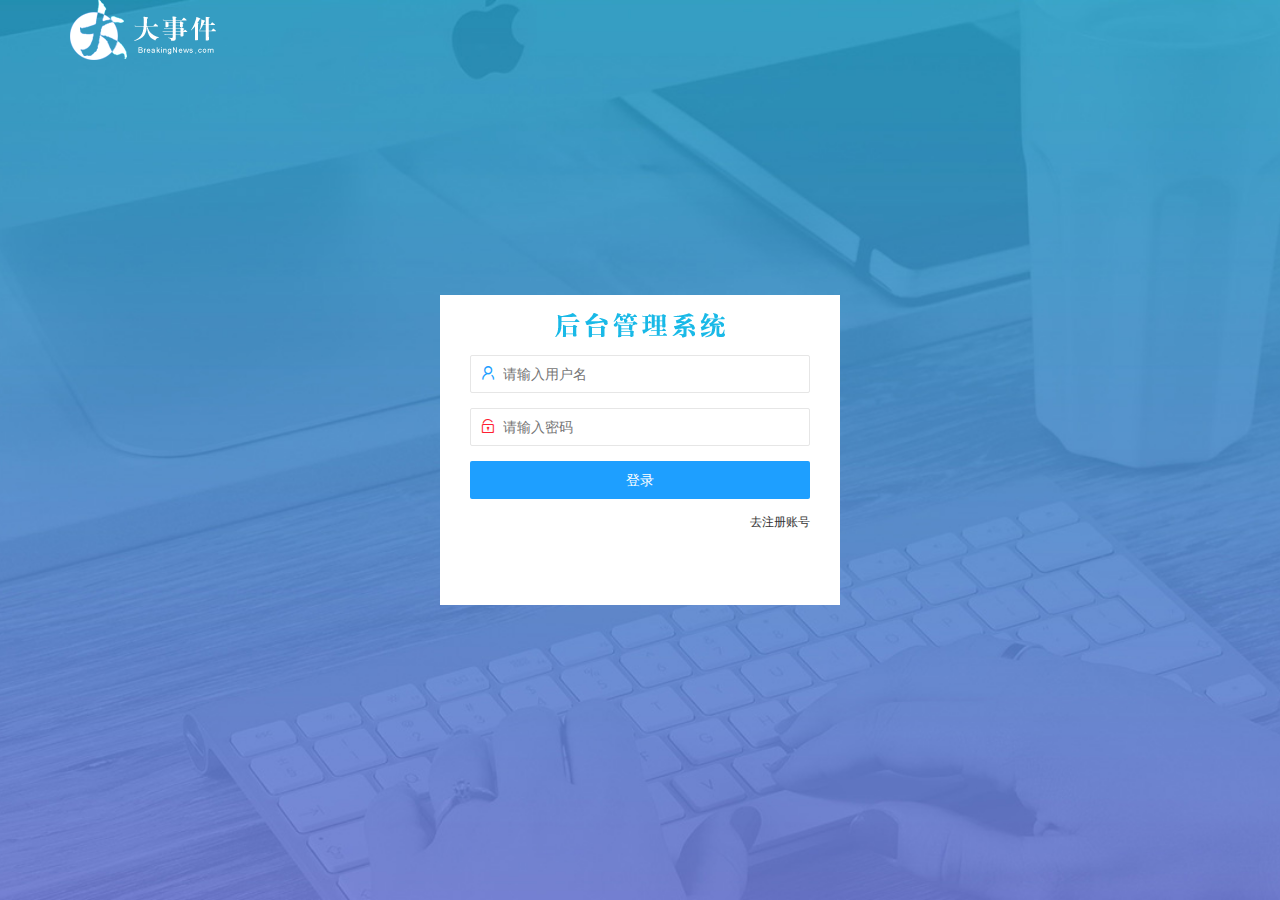
<file: login.html>
<!DOCTYPE html>
<html lang="en">
<head>
    <meta charset="UTF-8">
    <meta name="viewport" content="width=device-width, initial-scale=1.0">
    <title>大事件-登录/注册</title>
    <link rel="stylesheet" href="/assets/lib/layui/css/layui.css">
    <link rel="stylesheet" href="/assets/css/login.css" />
</head>
<body>
    <div class="layui-main">
        <img src="/assets/images/logo.png" alt="">
    </div>
    <!-- 登录注册区域 -->
    <div class="loginAndRegBox">
        <div class="title-box"></div>
        <!-- 登录的盒子 -->
        <div class="login-box">
            <!-- 登录的表单 -->
            <form class="layui-form" id="form_login">
                <!-- 用户名 -->
                <div class="layui-form-item">
                  <i class="layui-icon layui-icon-username"     style="color: #1E9FFF;"></i>
                  <input type="text" name="username" required   lay-verify="required" placeholder="请输入用户名"  autocomplete="off" class="layui-input" />
                </div>
                <!-- 密码 -->
                <div class="layui-form-item">
                  <i class="layui-icon layui-icon-password"     style="color: #ff1e31;"></i>
                  <input type="password" name="password" required   lay-verify="required|pwd" placeholder="请输入密码"    autocomplete="off" class="layui-input" />
                </div>
                <!-- 登录按钮 -->
                <div class="layui-form-item">
                  <!-- 注意：表单提交按钮和普通按钮的区别，就是     lay-submit 属性 -->
                  <button class="layui-btn layui-btn-fluid  layui-btn-normal" lay-submit>登录</button>
                </div>
                <div class="layui-form-item links">
                    <a href="javascript:;" id="link_reg">去注册账号</a>
                </div> 
            </form>
        </div>
        <!-- 注册的盒子 -->
        <div class="reg-box">
            <!-- 注册的表单 -->
            <form class="layui-form" id="form_reg">
                <!-- 用户名 -->
                <div class="layui-form-item">
                  <i class="layui-icon layui-icon-username" style="color: #1E9FFF;"></i>
                  <input type="text" name="username" required lay-verify="required" placeholder="请输入用户名" autocomplete="off" class="layui-input" />
                </div>
                <!-- 密码 -->
                <div class="layui-form-item">
                  <i class="layui-icon layui-icon-password" style="color: #ff1e31;"></i>
                  <input type="password" name="password" required lay-verify="required|pwd" placeholder="请输入密码" autocomplete="off" class="layui-input" />
                </div>
                <!-- 密码确认框 -->
                <div class="layui-form-item">
                    <i class="layui-icon layui-icon-password" style="color: #ff1e31;"></i>
                    <input type="password" name="repassword" required lay-verify="required|pwd|repwd" placeholder="请输入密码" autocomplete="off" class="layui-input" />
                </div>
                <!-- 注册按钮 -->
                <div class="layui-form-item">
                  <!-- 注意：表单提交按钮和普通按钮的区别，就是 lay-submit 属性 -->
                  <button class="layui-btn layui-btn-fluid layui-btn-normal" lay-submit>注册</button>
                </div>
                <div class="layui-form-item links">
                    <a href="javascript:;" id="link_login">去登录</a>
                </div>
            </form> 
        </div>
    </div>

    <!-- 引入layui的js文件 -->
    <script src="/assets/lib/layui/layui.all.js"></script>
    <!-- 导入jquery -->
    <script src="/assets/lib/jquery.js"></script>
    <!-- 导入自己的baseAPI.js -->
    <script src="/assets/js/baseAPI.js"></script>
    <!-- 导入自己的js文件 -->
    <script src="/assets/js/login.js"></script>
</body>
</html>
</file>
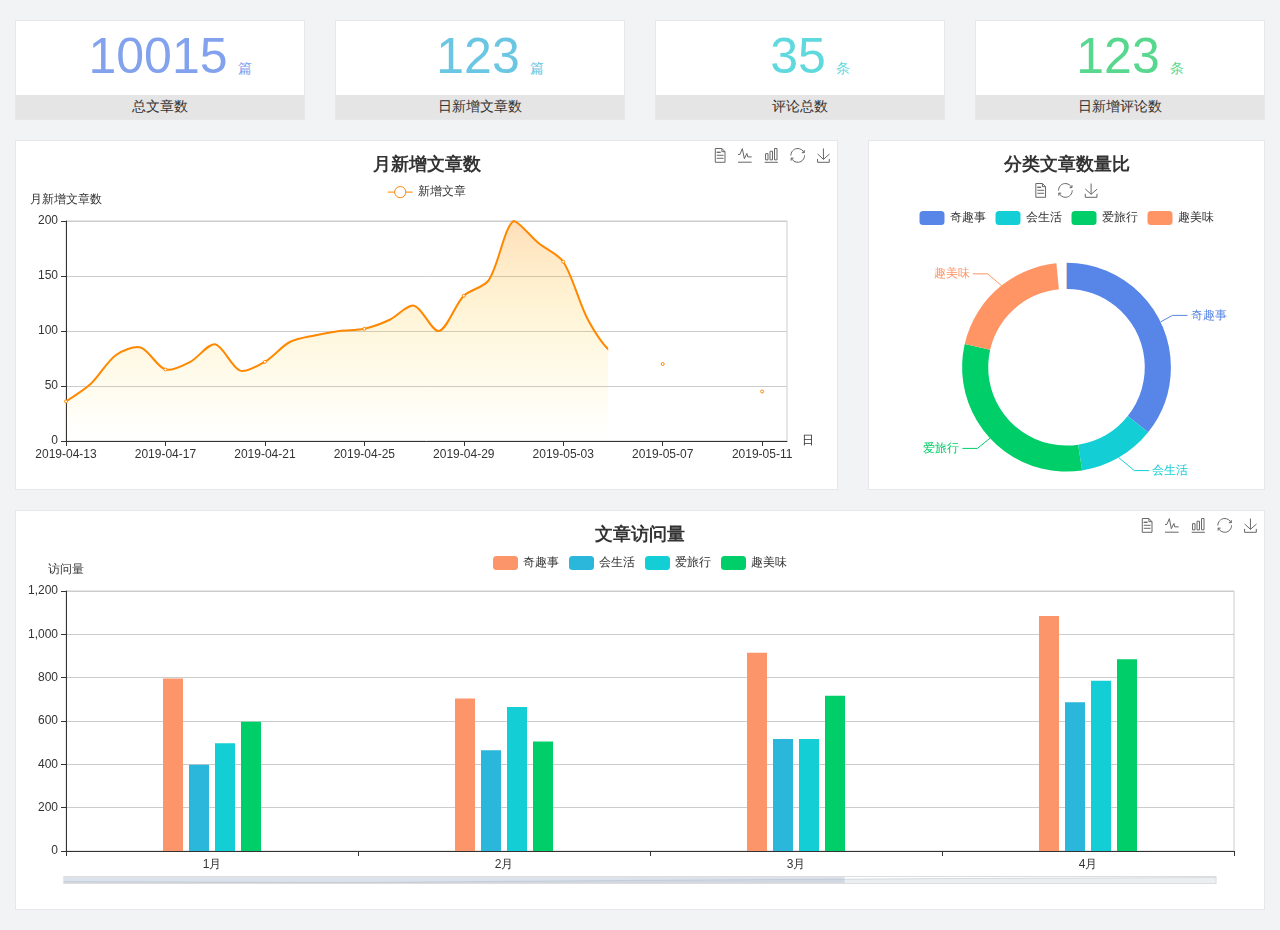
<file: home/dashboard.html>
<!DOCTYPE html>
<html lang="en">

<head>
  <meta charset="UTF-8">
  <meta name="viewport" content="width=device-width, initial-scale=1.0">
  <meta http-equiv="X-UA-Compatible" content="ie=edge">
  <title>图表统计</title>
  <link rel="stylesheet" href="../../assets/lib/bootstrap.css" />
  <link rel="stylesheet" href="../../assets/lib/main.css" />
  <script src="../../assets/lib/jquery.js"></script>
  <script type="text/javascript" src="../../assets/lib/echarts.min.js"></script>
</head>

<body>
  <div class="container-fluid">
    <div class="row spannel_list">
      <div class="col-sm-3 col-xs-6">
        <div class="spannel">
          <em>10015</em><span>篇</span>
          <b>总文章数</b>
        </div>
      </div>
      <div class="col-sm-3 col-xs-6">
        <div class="spannel scolor01">
          <em>123</em><span>篇</span>
          <b>日新增文章数</b>
        </div>
      </div>
      <div class="col-sm-3 col-xs-6">
        <div class="spannel scolor02">
          <em>35</em><span>条</span>
          <b>评论总数</b>
        </div>
      </div>
      <div class="col-sm-3 col-xs-6">
        <div class="spannel scolor03">
          <em>123</em><span>条</span>
          <b>日新增评论数</b>
        </div>
      </div>
    </div>
  </div>

  <div class="container-fluid">
    <div class="row curve-pie">
      <div class="col-lg-8 col-md-8">
        <div class="gragh_pannel" id="curve_show"></div>
      </div>
      <div class="col-lg-4 col-md-4">
        <div class="gragh_pannel" id="pie_show"></div>
      </div>
    </div>
  </div>

  <div class="container-fluid">
    <div class="column_pannel" id="column_show"></div>
  </div>

  <script>
    var oChart = echarts.init(document.getElementById('curve_show'));
    var aList_all = [
      { 'count': 36, 'date': '2019-04-13' },
      { 'count': 52, 'date': '2019-04-14' },
      { 'count': 78, 'date': '2019-04-15' },
      { 'count': 85, 'date': '2019-04-16' },
      { 'count': 65, 'date': '2019-04-17' },
      { 'count': 72, 'date': '2019-04-18' },
      { 'count': 88, 'date': '2019-04-19' },
      { 'count': 64, 'date': '2019-04-20' },
      { 'count': 72, 'date': '2019-04-21' },
      { 'count': 90, 'date': '2019-04-22' },
      { 'count': 96, 'date': '2019-04-23' },
      { 'count': 100, 'date': '2019-04-24' },
      { 'count': 102, 'date': '2019-04-25' },
      { 'count': 110, 'date': '2019-04-26' },
      { 'count': 123, 'date': '2019-04-27' },
      { 'count': 100, 'date': '2019-04-28' },
      { 'count': 132, 'date': '2019-04-29' },
      { 'count': 146, 'date': '2019-04-30' },
      { 'count': 200, 'date': '2019-05-01' },
      { 'count': 180, 'date': '2019-05-02' },
      { 'count': 163, 'date': '2019-05-03' },
      { 'count': 110, 'date': '2019-05-04' },
      { 'count': 80, 'date': '2019-05-05' },
      { 'count': 82, 'date': '2019-05-06' },
      { 'count': 70, 'date': '2019-05-07' },
      { 'count': 65, 'date': '2019-05-08' },
      { 'count': 54, 'date': '2019-05-09' },
      { 'count': 40, 'date': '2019-05-10' },
      { 'count': 45, 'date': '2019-05-11' },
      { 'count': 38, 'date': '2019-05-12' },
    ];

    let aCount = [];
    let aDate = [];

    for (var i = 0; i < aList_all.length; i++) {
      aCount.push(aList_all[i].count);
      aDate.push(aList_all[i].date);
    }

    var chartopt = {
      title: {
        text: '月新增文章数',
        left: 'center',
        top: '10'
      },
      tooltip: {
        trigger: 'axis'
      },
      legend: {
        data: ['新增文章'],
        top: '40'
      },
      toolbox: {
        show: true,
        feature: {
          mark: { show: true },
          dataView: { show: true, readOnly: false },
          magicType: { show: true, type: ['line', 'bar'] },
          restore: { show: true },
          saveAsImage: { show: true }
        }
      },
      calculable: true,
      xAxis: [
        {
          name: '日',
          type: 'category',
          boundaryGap: false,
          data: aDate
        }
      ],
      yAxis: [
        {
          name: '月新增文章数',
          type: 'value'
        }
      ],
      series: [
        {
          name: '新增文章',
          type: 'line',
          smooth: true,
          itemStyle: { normal: { areaStyle: { type: 'default' }, color: '#f80' }, lineStyle: { color: '#f80' } },
          data: aCount
        }],
      areaStyle: {
        normal: {
          color: new echarts.graphic.LinearGradient(0, 0, 0, 1, [{
            offset: 0,
            color: 'rgba(255,136,0,0.39)'
          }, {
            offset: .34,
            color: 'rgba(255,180,0,0.25)'
          }, {
            offset: 1,
            color: 'rgba(255,222,0,0.00)'
          }])

        }
      },
      grid: {
        show: true,
        x: 50,
        x2: 50,
        y: 80,
        height: 220
      }
    };

    oChart.setOption(chartopt);


    var oPie = echarts.init(document.getElementById('pie_show'));
    var oPieopt =
    {
      title: {
        top: 10,
        text: '分类文章数量比',
        x: 'center'
      },
      tooltip: {
        trigger: 'item',
        formatter: "{a} <br/>{b} : {c} ({d}%)"
      },
      color: ['#5885e8', '#13cfd5', '#00ce68', '#ff9565'],
      legend: {
        x: 'center',
        top: 65,
        data: ['奇趣事', '会生活', '爱旅行', '趣美味']
      },
      toolbox: {
        show: true,
        x: 'center',
        top: 35,
        feature: {
          mark: { show: true },
          dataView: { show: true, readOnly: false },
          magicType: {
            show: true,
            type: ['pie', 'funnel'],
            option: {
              funnel: {
                x: '25%',
                width: '50%',
                funnelAlign: 'left',
                max: 1548
              }
            }
          },
          restore: { show: true },
          saveAsImage: { show: true }
        }
      },
      calculable: true,
      series: [
        {
          name: '访问来源',
          type: 'pie',
          radius: ['45%', '60%'],
          center: ['50%', '65%'],
          data: [
            { value: 300, name: '奇趣事' },
            { value: 100, name: '会生活' },
            { value: 260, name: '爱旅行' },
            { value: 180, name: '趣美味' }
          ]
        }
      ]
    };
    oPie.setOption(oPieopt);



    var oColumn = this.echarts.init(document.getElementById('column_show'));
    var oColumnopt =
    {
      title: {
        text: '文章访问量',
        left: 'center',
        top: '10'
      },
      tooltip: {
        trigger: 'axis'
      },
      legend: {
        data: ['奇趣事', '会生活', '爱旅行', '趣美味'],
        top: '40'
      },
      toolbox: {
        show: true,
        feature: {
          mark: { show: true },
          dataView: { show: true, readOnly: false },
          magicType: { show: true, type: ['line', 'bar'] },
          restore: { show: true },
          saveAsImage: { show: true }
        }
      },
      calculable: true,
      xAxis: [
        {
          type: 'category',
          data: ['1月', '2月', '3月', '4月', '5月']
        }
      ],
      yAxis: [
        {
          name: '访问量',
          type: 'value'
        }
      ],
      series: [
        {
          name: '奇趣事',
          type: 'bar',
          barWidth: 20,
          itemStyle: {
            normal: { areaStyle: { type: 'default' }, color: '#fd956a' }
          },
          data: [800, 708, 920, 1090, 1200]
        },
        {
          name: '会生活',
          type: 'bar',
          barWidth: 20,
          itemStyle: {
            normal: { areaStyle: { type: 'default' }, color: '#2bb6db' }
          },
          data: [400, 468, 520, 690, 800]
        },
        {
          name: '爱旅行',
          type: 'bar',
          barWidth: 20,
          itemStyle: {
            normal: { areaStyle: { type: 'default' }, color: '#13cfd5' }
          },
          data: [500, 668, 520, 790, 900]
        },
        {
          name: '趣美味',
          type: 'bar',
          barWidth: 20,
          itemStyle: {
            normal: { areaStyle: { type: 'default' }, color: '#00ce68' }
          },
          data: [600, 508, 720, 890, 1000]
        }
      ],
      grid: {
        show: true,
        x: 50,
        x2: 30,
        y: 80,
        height: 260
      },
      dataZoom: [//给x轴设置滚动条
        {
          start: 0,//默认为0
          end: 100 - 1000 / 31,//默认为100
          type: 'slider',
          show: true,
          xAxisIndex: [0],
          handleSize: 0,//滑动条的 左右2个滑动条的大小
          height: 8,//组件高度
          left: 45, //左边的距离
          right: 50,//右边的距离
          bottom: 26,//右边的距离
          handleColor: '#ddd',//h滑动图标的颜色
          handleStyle: {
            borderColor: "#cacaca",
            borderWidth: "1",
            shadowBlur: 2,
            background: "#ddd",
            shadowColor: "#ddd",
          }
        }]
    };
    oColumn.setOption(oColumnopt);
  </script>
</body>

</html>
</file>
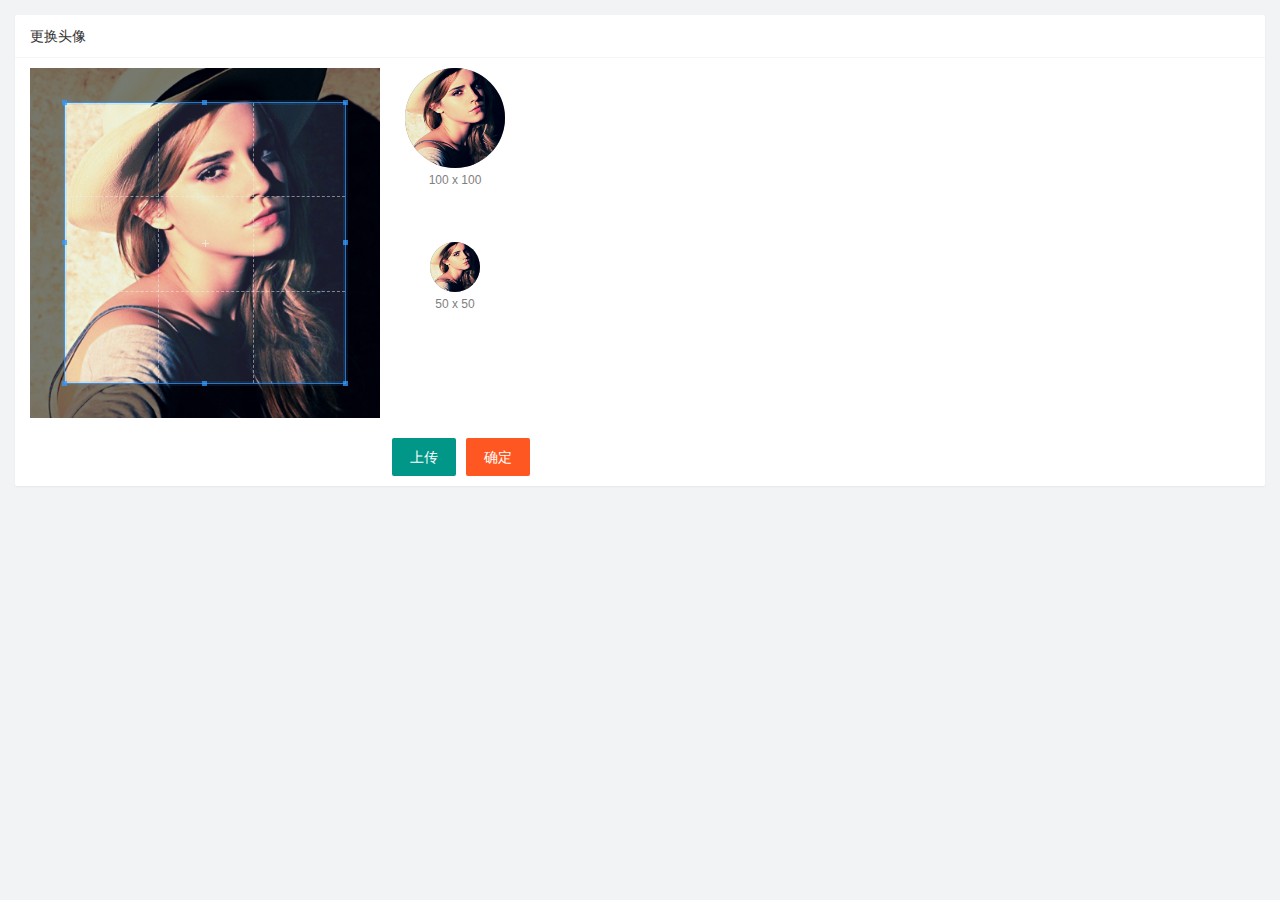
<file: user/user_avatar.html>
<!DOCTYPE html>
<html lang="en">
<head>
    <meta charset="UTF-8">
    <meta name="viewport" content="width=device-width, initial-scale=1.0">
    <title>Document</title>
    <link rel="stylesheet" href="/assets/lib/layui/css/layui.css">
    <link rel="stylesheet" href="/assets/lib/cropper/cropper.css">
    <link rel="stylesheet" href="/assets/css/user/user_avatar.css">
</head>
<body>
    <!-- 卡片区域 -->
    <div class="layui-card">
        <div class="layui-card-header">更换头像</div>
        <div class="layui-card-body">
            <!-- 第一行的图片裁剪和预览区域 -->
            <div class="row1">
                <!-- 图片裁剪区域 -->
                <div class="cropper-box">
                    <!-- 这个 img 标签很重要，将来会把它初始化为裁剪区域 -->
                    <img id="image" src="/assets/images/sample.jpg" />
                </div>
                <!-- 图片的预览区域 -->
                <div class="preview-box">
                    <div>
                        <!-- 宽高为 100px 的预览区域 -->
                        <div class="img-preview w100"></div>
                        <p class="size">100 x 100</p>
                    </div>
                    <div>
                        <!-- 宽高为 50px 的预览区域 -->
                        <div class="img-preview w50"></div>
                        <p class="size">50 x 50</p>
                    </div>
                </div>
            </div>
            <!-- 第二行的按钮区域 -->
            <div class="row2">
                <input type="file" id="file" accept="image/png,image/jpeg">
                <button type="button" class="layui-btn" id="btnChooseImage">上传</button>
                <button type="button" class="layui-btn layui-btn-danger"id="btnConfirm">确定</button>
            </div>
        </div>
    </div>

    <!-- 引入layui的js -->
    <script src="/assets/lib/layui/layui.all.js"></script>
    <script src="/assets/lib/jquery.js"></script>
    <script src="/assets/lib/cropper/Cropper.js"></script>
    <script src="/assets/lib/cropper/jquery-cropper.js"></script>
    <script src="/assets/js/baseAPI.js"></script>
    <script src="/assets/js/user/user_avatar.js"></script>
</body>
</html>
</file>
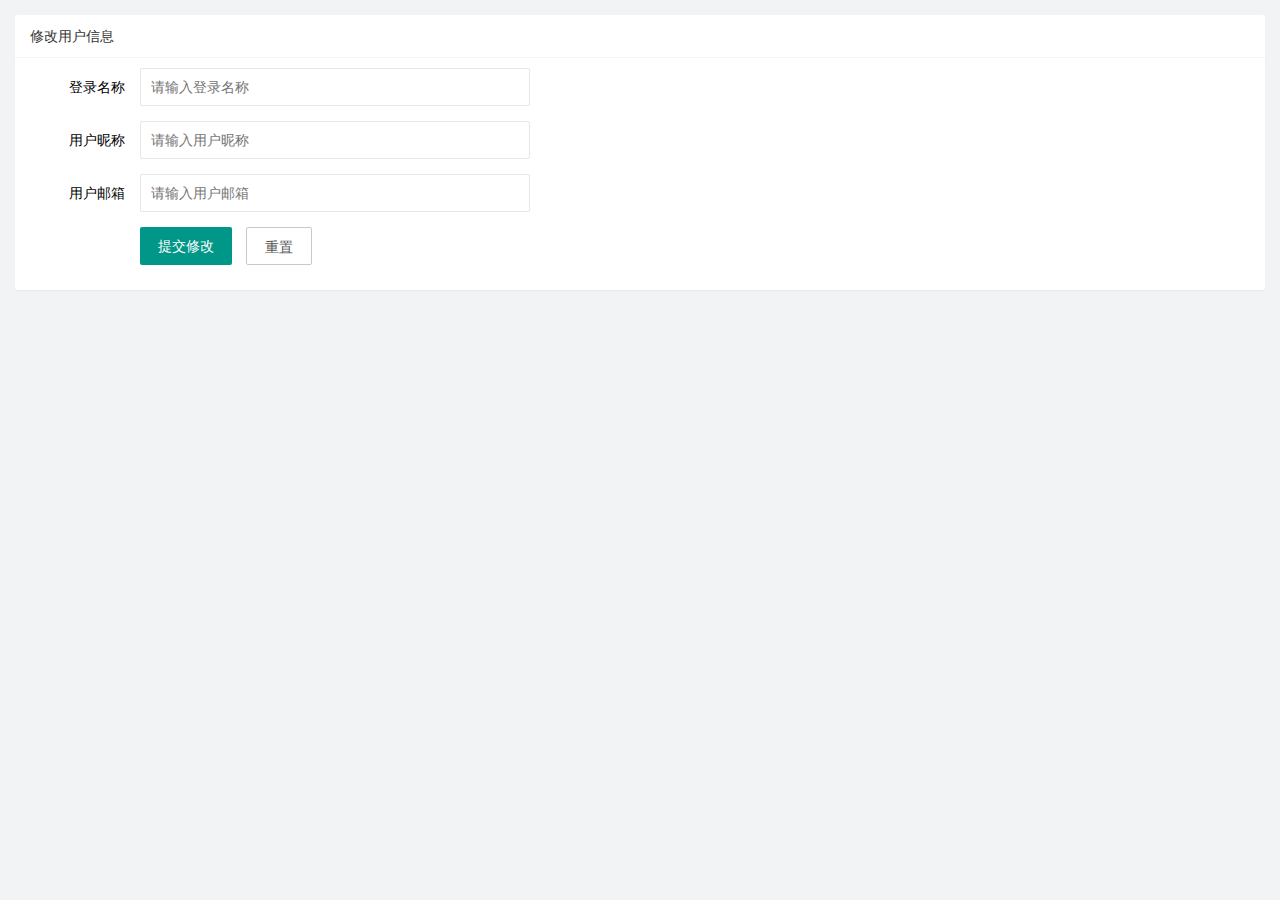
<file: user/user_info.html>
<!DOCTYPE html>
<html lang="en">
<head>
    <meta charset="UTF-8">
    <meta name="viewport" content="width=device-width, initial-scale=1.0">
    <title>Document</title>
    <!-- 引入layui的css -->
    <link rel="stylesheet" href="/assets/lib/layui/css/layui.css">
    <!-- 引入自己的user css -->
    <link rel="stylesheet" href="/assets/css/user/user_info.css">
</head>
<body>
    <div class="layui-card">
        <div class="layui-card-header">修改用户信息</div>
        <div class="layui-card-body">
            <form class="layui-form" lay-filter="formUserInfo">
                <!-- 这里是隐藏域 -->
                <input type="hidden" name="id" />

                <div class="layui-form-item">
                  <label class="layui-form-label">登录名称</label>
                  <div class="layui-input-block">
                        <input type="text"  name="username" required     lay-verify="required"  placeholder="请输入登录名称"     autocomplete="off"  class="layui-input" readonly>
                  </div>
                </div>
                <div class="layui-form-item">
                    <label class="layui-form-label">用户昵称</label>
                    <div class="layui-input-block">
                      <input type="text" name="nickname" required  lay-verify="required|nickname" placeholder="请输入用户昵称" autocomplete="off" class="layui-input">
                    </div>
                </div>
                <div class="layui-form-item">
                    <label class="layui-form-label">用户邮箱</label>
                    <div class="layui-input-block">
                      <input type="text" name="email" required  lay-verify="required|email" placeholder="请输入用户邮箱" autocomplete="off" class="layui-input">
                    </div>
                </div>
                <div class="layui-form-item">
                    <div class="layui-input-block">
                      <button class="layui-btn" lay-submit lay-filter="formDemo">提交修改</button>
                      <button type="reset" class="layui-btn layui-btn-primary" id="btnReset">重置</button>
                    </div>
                </div>
            </form>
        </div>
      </div>
    <!-- 引入layui的js -->
    <script src="/assets/lib/layui/layui.all.js"></script>
    <!-- 引入jquery -->
    <script src="/assets/lib/jquery.js"></script>
    <script src="/assets/js/baseAPI.js"></script>
    <!-- 引入自己的Js -->
    <script src="/assets/js/user/user_info.js"></script>
</body>
</html>
</file>
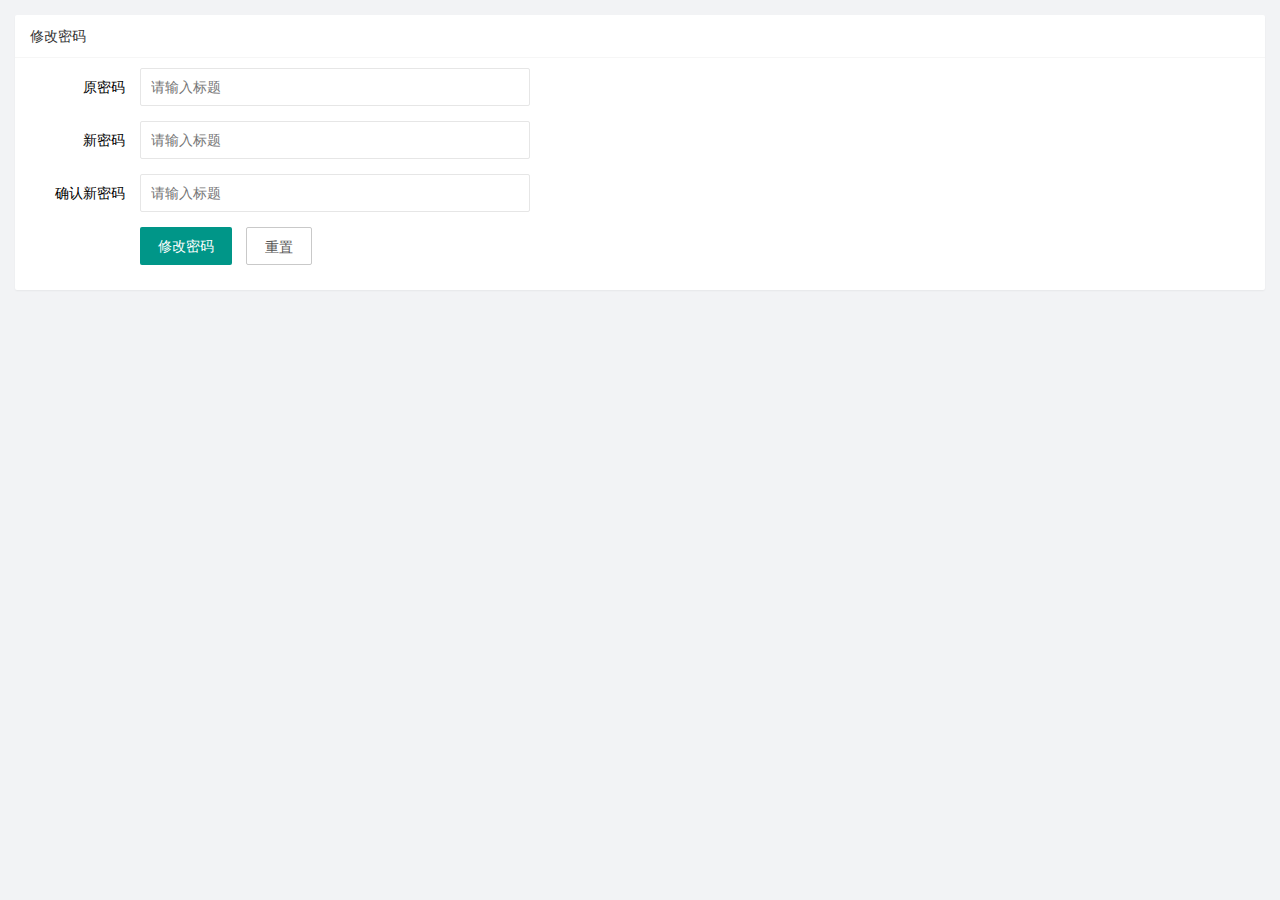
<file: user/user_pwd.html>
<!DOCTYPE html>
<html lang="en">
<head>
    <meta charset="UTF-8">
    <meta name="viewport" content="width=device-width, initial-scale=1.0">
    <title>Document</title>
    <link rel="stylesheet" href="/assets/lib/layui/css/layui.css">
    <link rel="stylesheet" href="/assets/css/user/user_pwd.css">
</head>
<body>
    <div class="layui-card">
        <div class="layui-card-header">修改密码</div>
        <div class="layui-card-body">
            <form class="layui-form" action="">
                <div class="layui-form-item">
                  <label class="layui-form-label">原密码</label>
                  <div class="layui-input-block">
                    <input type="password" name="oldPwd" required  lay-verify="required|pwd" placeholder="请输入标题" autocomplete="off" class="layui-input">
                  </div>
                </div>
        
                <div class="layui-form-item">
                    <label class="layui-form-label">新密码</label>
                    <div class="layui-input-block">
                      <input type="password" name="newPwd" required  lay-verify="required|pwd|samePwd" placeholder="请输入标题" autocomplete="off" class="layui-input">
                    </div>
                  </div>
        
                  <div class="layui-form-item">
                    <label class="layui-form-label">确认新密码</label>
                    <div class="layui-input-block">
                      <input type="password" name="rePwd" required  lay-verify="required|pwd|rePwd" placeholder="请输入标题" autocomplete="off" class="layui-input">
                    </div>
                  </div>
        
                <div class="layui-form-item">
                    <div class="layui-input-block">
                      <button class="layui-btn" lay-submit lay-filter="formDemo">修改密码</button>
                      <button type="reset" class="layui-btn layui-btn-primary">重置</button>
                    </div>
                  </div>
            </form>
        </div>
      </div>
    

    <!-- 引入layui的js -->
    <script src="/assets/lib/layui/layui.all.js"></script>
    <!-- 引入jquery -->
    <script src="/assets/lib/jquery.js"></script>
    <script src="/assets/js/baseAPI.js"></script>
    <!-- 引入自己的Js -->
    <script src="/assets/js/user/user_pwd.js"></script>
</body>
</html>
</file>
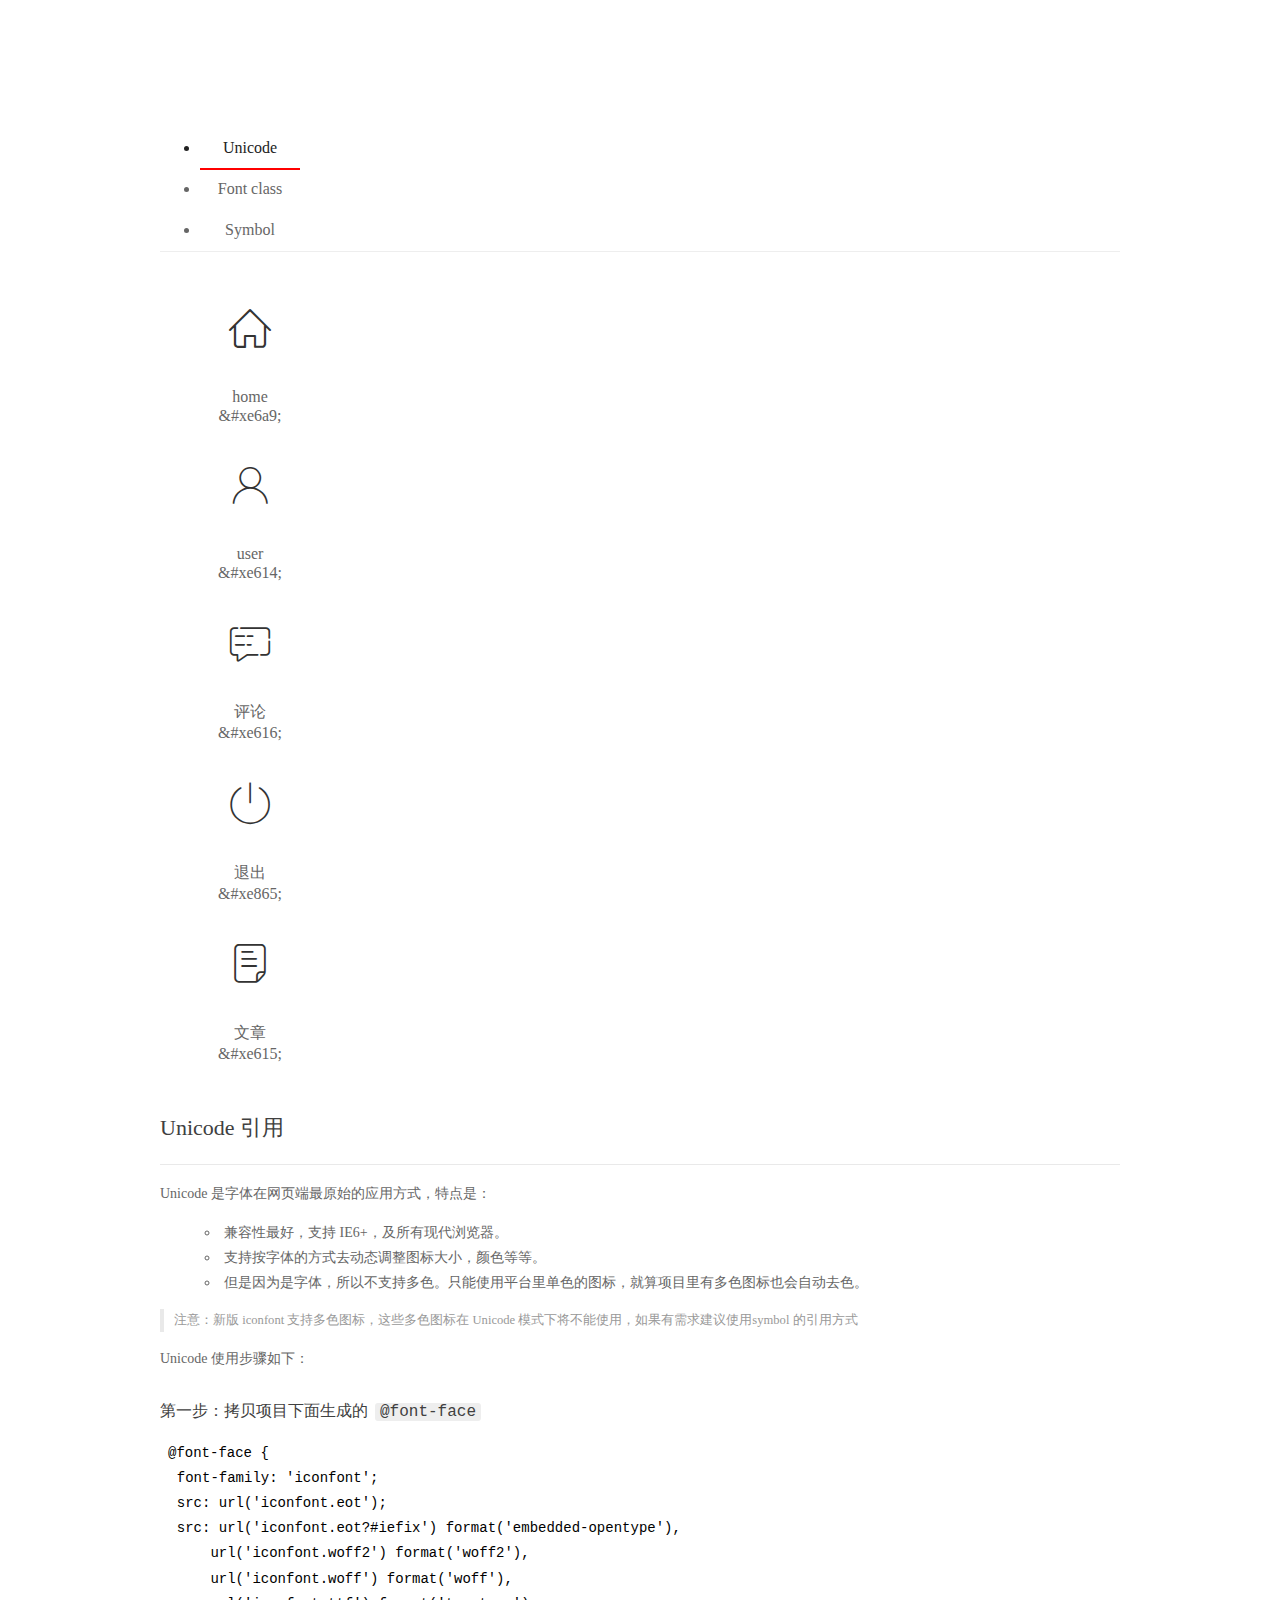
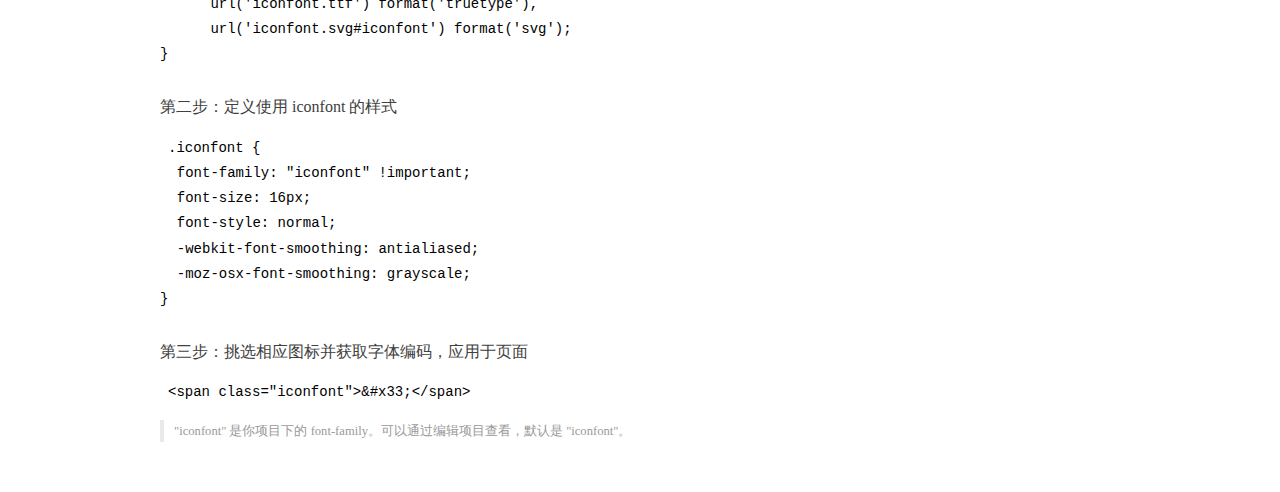
<file: assets/fonts/demo_index.html>
<!DOCTYPE html>
<html>
<head>
  <meta charset="utf-8"/>
  <title>IconFont Demo</title>
  <link rel="shortcut icon" href="https://gtms04.alicdn.com/tps/i4/TB1_oz6GVXXXXaFXpXXJDFnIXXX-64-64.ico" type="image/x-icon"/>
  <link rel="stylesheet" href="https://g.alicdn.com/thx/cube/1.3.2/cube.min.css">
  <link rel="stylesheet" href="demo.css">
  <link rel="stylesheet" href="iconfont.css">
  <script src="iconfont.js"></script>
  <!-- jQuery -->
  <script src="https://a1.alicdn.com/oss/uploads/2018/12/26/7bfddb60-08e8-11e9-9b04-53e73bb6408b.js"></script>
  <!-- 代码高亮 -->
  <script src="https://a1.alicdn.com/oss/uploads/2018/12/26/a3f714d0-08e6-11e9-8a15-ebf944d7534c.js"></script>
</head>
<body>
  <div class="main">
    <h1 class="logo"><a href="https://www.iconfont.cn/" title="iconfont 首页" target="_blank">&#xe86b;</a></h1>
    <div class="nav-tabs">
      <ul id="tabs" class="dib-box">
        <li class="dib active"><span>Unicode</span></li>
        <li class="dib"><span>Font class</span></li>
        <li class="dib"><span>Symbol</span></li>
      </ul>
      
    </div>
    <div class="tab-container">
      <div class="content unicode" style="display: block;">
          <ul class="icon_lists dib-box">
          
            <li class="dib">
              <span class="icon iconfont">&#xe6a9;</span>
                <div class="name">home</div>
                <div class="code-name">&amp;#xe6a9;</div>
              </li>
          
            <li class="dib">
              <span class="icon iconfont">&#xe614;</span>
                <div class="name">user</div>
                <div class="code-name">&amp;#xe614;</div>
              </li>
          
            <li class="dib">
              <span class="icon iconfont">&#xe616;</span>
                <div class="name">评论</div>
                <div class="code-name">&amp;#xe616;</div>
              </li>
          
            <li class="dib">
              <span class="icon iconfont">&#xe865;</span>
                <div class="name">退出</div>
                <div class="code-name">&amp;#xe865;</div>
              </li>
          
            <li class="dib">
              <span class="icon iconfont">&#xe615;</span>
                <div class="name">文章</div>
                <div class="code-name">&amp;#xe615;</div>
              </li>
          
          </ul>
          <div class="article markdown">
          <h2 id="unicode-">Unicode 引用</h2>
          <hr>

          <p>Unicode 是字体在网页端最原始的应用方式，特点是：</p>
          <ul>
            <li>兼容性最好，支持 IE6+，及所有现代浏览器。</li>
            <li>支持按字体的方式去动态调整图标大小，颜色等等。</li>
            <li>但是因为是字体，所以不支持多色。只能使用平台里单色的图标，就算项目里有多色图标也会自动去色。</li>
          </ul>
          <blockquote>
            <p>注意：新版 iconfont 支持多色图标，这些多色图标在 Unicode 模式下将不能使用，如果有需求建议使用symbol 的引用方式</p>
          </blockquote>
          <p>Unicode 使用步骤如下：</p>
          <h3 id="-font-face">第一步：拷贝项目下面生成的 <code>@font-face</code></h3>
<pre><code class="language-css"
>@font-face {
  font-family: 'iconfont';
  src: url('iconfont.eot');
  src: url('iconfont.eot?#iefix') format('embedded-opentype'),
      url('iconfont.woff2') format('woff2'),
      url('iconfont.woff') format('woff'),
      url('iconfont.ttf') format('truetype'),
      url('iconfont.svg#iconfont') format('svg');
}
</code></pre>
          <h3 id="-iconfont-">第二步：定义使用 iconfont 的样式</h3>
<pre><code class="language-css"
>.iconfont {
  font-family: "iconfont" !important;
  font-size: 16px;
  font-style: normal;
  -webkit-font-smoothing: antialiased;
  -moz-osx-font-smoothing: grayscale;
}
</code></pre>
          <h3 id="-">第三步：挑选相应图标并获取字体编码，应用于页面</h3>
<pre>
<code class="language-html"
>&lt;span class="iconfont"&gt;&amp;#x33;&lt;/span&gt;
</code></pre>
          <blockquote>
            <p>"iconfont" 是你项目下的 font-family。可以通过编辑项目查看，默认是 "iconfont"。</p>
          </blockquote>
          </div>
      </div>
      <div class="content font-class">
        <ul class="icon_lists dib-box">
          
          <li class="dib">
            <span class="icon iconfont icon-home"></span>
            <div class="name">
              home
            </div>
            <div class="code-name">.icon-home
            </div>
          </li>
          
          <li class="dib">
            <span class="icon iconfont icon-user"></span>
            <div class="name">
              user
            </div>
            <div class="code-name">.icon-user
            </div>
          </li>
          
          <li class="dib">
            <span class="icon iconfont icon-pinglun"></span>
            <div class="name">
              评论
            </div>
            <div class="code-name">.icon-pinglun
            </div>
          </li>
          
          <li class="dib">
            <span class="icon iconfont icon-tuichu"></span>
            <div class="name">
              退出
            </div>
            <div class="code-name">.icon-tuichu
            </div>
          </li>
          
          <li class="dib">
            <span class="icon iconfont icon-16"></span>
            <div class="name">
              文章
            </div>
            <div class="code-name">.icon-16
            </div>
          </li>
          
        </ul>
        <div class="article markdown">
        <h2 id="font-class-">font-class 引用</h2>
        <hr>

        <p>font-class 是 Unicode 使用方式的一种变种，主要是解决 Unicode 书写不直观，语意不明确的问题。</p>
        <p>与 Unicode 使用方式相比，具有如下特点：</p>
        <ul>
          <li>兼容性良好，支持 IE8+，及所有现代浏览器。</li>
          <li>相比于 Unicode 语意明确，书写更直观。可以很容易分辨这个 icon 是什么。</li>
          <li>因为使用 class 来定义图标，所以当要替换图标时，只需要修改 class 里面的 Unicode 引用。</li>
          <li>不过因为本质上还是使用的字体，所以多色图标还是不支持的。</li>
        </ul>
        <p>使用步骤如下：</p>
        <h3 id="-fontclass-">第一步：引入项目下面生成的 fontclass 代码：</h3>
<pre><code class="language-html">&lt;link rel="stylesheet" href="./iconfont.css"&gt;
</code></pre>
        <h3 id="-">第二步：挑选相应图标并获取类名，应用于页面：</h3>
<pre><code class="language-html">&lt;span class="iconfont icon-xxx"&gt;&lt;/span&gt;
</code></pre>
        <blockquote>
          <p>"
            iconfont" 是你项目下的 font-family。可以通过编辑项目查看，默认是 "iconfont"。</p>
        </blockquote>
      </div>
      </div>
      <div class="content symbol">
          <ul class="icon_lists dib-box">
          
            <li class="dib">
                <svg class="icon svg-icon" aria-hidden="true">
                  <use xlink:href="#icon-home"></use>
                </svg>
                <div class="name">home</div>
                <div class="code-name">#icon-home</div>
            </li>
          
            <li class="dib">
                <svg class="icon svg-icon" aria-hidden="true">
                  <use xlink:href="#icon-user"></use>
                </svg>
                <div class="name">user</div>
                <div class="code-name">#icon-user</div>
            </li>
          
            <li class="dib">
                <svg class="icon svg-icon" aria-hidden="true">
                  <use xlink:href="#icon-pinglun"></use>
                </svg>
                <div class="name">评论</div>
                <div class="code-name">#icon-pinglun</div>
            </li>
          
            <li class="dib">
                <svg class="icon svg-icon" aria-hidden="true">
                  <use xlink:href="#icon-tuichu"></use>
                </svg>
                <div class="name">退出</div>
                <div class="code-name">#icon-tuichu</div>
            </li>
          
            <li class="dib">
                <svg class="icon svg-icon" aria-hidden="true">
                  <use xlink:href="#icon-16"></use>
                </svg>
                <div class="name">文章</div>
                <div class="code-name">#icon-16</div>
            </li>
          
          </ul>
          <div class="article markdown">
          <h2 id="symbol-">Symbol 引用</h2>
          <hr>

          <p>这是一种全新的使用方式，应该说这才是未来的主流，也是平台目前推荐的用法。相关介绍可以参考这篇<a href="">文章</a>
            这种用法其实是做了一个 SVG 的集合，与另外两种相比具有如下特点：</p>
          <ul>
            <li>支持多色图标了，不再受单色限制。</li>
            <li>通过一些技巧，支持像字体那样，通过 <code>font-size</code>, <code>color</code> 来调整样式。</li>
            <li>兼容性较差，支持 IE9+，及现代浏览器。</li>
            <li>浏览器渲染 SVG 的性能一般，还不如 png。</li>
          </ul>
          <p>使用步骤如下：</p>
          <h3 id="-symbol-">第一步：引入项目下面生成的 symbol 代码：</h3>
<pre><code class="language-html">&lt;script src="./iconfont.js"&gt;&lt;/script&gt;
</code></pre>
          <h3 id="-css-">第二步：加入通用 CSS 代码（引入一次就行）：</h3>
<pre><code class="language-html">&lt;style&gt;
.icon {
  width: 1em;
  height: 1em;
  vertical-align: -0.15em;
  fill: currentColor;
  overflow: hidden;
}
&lt;/style&gt;
</code></pre>
          <h3 id="-">第三步：挑选相应图标并获取类名，应用于页面：</h3>
<pre><code class="language-html">&lt;svg class="icon" aria-hidden="true"&gt;
  &lt;use xlink:href="#icon-xxx"&gt;&lt;/use&gt;
&lt;/svg&gt;
</code></pre>
          </div>
      </div>

    </div>
  </div>
  <script>
  $(document).ready(function () {
      $('.tab-container .content:first').show()

      $('#tabs li').click(function (e) {
        var tabContent = $('.tab-container .content')
        var index = $(this).index()

        if ($(this).hasClass('active')) {
          return
        } else {
          $('#tabs li').removeClass('active')
          $(this).addClass('active')

          tabContent.hide().eq(index).fadeIn()
        }
      })
    })
  </script>
</body>
</html>
</file>
<file: assets/lib/layui/css/layui.css>
/** layui-v2.5.5 MIT License By https://www.layui.com */
 .layui-inline,img{display:inline-block;vertical-align:middle}h1,h2,h3,h4,h5,h6{font-weight:400}.layui-edge,.layui-header,.layui-inline,.layui-main{position:relative}.layui-body,.layui-edge,.layui-elip{overflow:hidden}.layui-btn,.layui-edge,.layui-inline,img{vertical-align:middle}.layui-btn,.layui-disabled,.layui-icon,.layui-unselect{-moz-user-select:none;-webkit-user-select:none;-ms-user-select:none}.layui-elip,.layui-form-checkbox span,.layui-form-pane .layui-form-label{text-overflow:ellipsis;white-space:nowrap}.layui-breadcrumb,.layui-tree-btnGroup{visibility:hidden}blockquote,body,button,dd,div,dl,dt,form,h1,h2,h3,h4,h5,h6,input,li,ol,p,pre,td,textarea,th,ul{margin:0;padding:0;-webkit-tap-highlight-color:rgba(0,0,0,0)}a:active,a:hover{outline:0}img{border:none}li{list-style:none}table{border-collapse:collapse;border-spacing:0}h4,h5,h6{font-size:100%}button,input,optgroup,option,select,textarea{font-family:inherit;font-size:inherit;font-style:inherit;font-weight:inherit;outline:0}pre{white-space:pre-wrap;white-space:-moz-pre-wrap;white-space:-pre-wrap;white-space:-o-pre-wrap;word-wrap:break-word}body{line-height:24px;font:14px Helvetica Neue,Helvetica,PingFang SC,Tahoma,Arial,sans-serif}hr{height:1px;margin:10px 0;border:0;clear:both}a{color:#333;text-decoration:none}a:hover{color:#777}a cite{font-style:normal;*cursor:pointer}.layui-border-box,.layui-border-box *{box-sizing:border-box}.layui-box,.layui-box *{box-sizing:content-box}.layui-clear{clear:both;*zoom:1}.layui-clear:after{content:'\20';clear:both;*zoom:1;display:block;height:0}.layui-inline{*display:inline;*zoom:1}.layui-edge{display:inline-block;width:0;height:0;border-width:6px;border-style:dashed;border-color:transparent}.layui-edge-top{top:-4px;border-bottom-color:#999;border-bottom-style:solid}.layui-edge-right{border-left-color:#999;border-left-style:solid}.layui-edge-bottom{top:2px;border-top-color:#999;border-top-style:solid}.layui-edge-left{border-right-color:#999;border-right-style:solid}.layui-disabled,.layui-disabled:hover{color:#d2d2d2!important;cursor:not-allowed!important}.layui-circle{border-radius:100%}.layui-show{display:block!important}.layui-hide{display:none!important}@font-face{font-family:layui-icon;src:url(../font/iconfont.eot?v=250);src:url(../font/iconfont.eot?v=250#iefix) format('embedded-opentype'),url(../font/iconfont.woff2?v=250) format('woff2'),url(../font/iconfont.woff?v=250) format('woff'),url(../font/iconfont.ttf?v=250) format('truetype'),url(../font/iconfont.svg?v=250#layui-icon) format('svg')}.layui-icon{font-family:layui-icon!important;font-size:16px;font-style:normal;-webkit-font-smoothing:antialiased;-moz-osx-font-smoothing:grayscale}.layui-icon-reply-fill:before{content:"\e611"}.layui-icon-set-fill:before{content:"\e614"}.layui-icon-menu-fill:before{content:"\e60f"}.layui-icon-search:before{content:"\e615"}.layui-icon-share:before{content:"\e641"}.layui-icon-set-sm:before{content:"\e620"}.layui-icon-engine:before{content:"\e628"}.layui-icon-close:before{content:"\1006"}.layui-icon-close-fill:before{content:"\1007"}.layui-icon-chart-screen:before{content:"\e629"}.layui-icon-star:before{content:"\e600"}.layui-icon-circle-dot:before{content:"\e617"}.layui-icon-chat:before{content:"\e606"}.layui-icon-release:before{content:"\e609"}.layui-icon-list:before{content:"\e60a"}.layui-icon-chart:before{content:"\e62c"}.layui-icon-ok-circle:before{content:"\1005"}.layui-icon-layim-theme:before{content:"\e61b"}.layui-icon-table:before{content:"\e62d"}.layui-icon-right:before{content:"\e602"}.layui-icon-left:before{content:"\e603"}.layui-icon-cart-simple:before{content:"\e698"}.layui-icon-face-cry:before{content:"\e69c"}.layui-icon-face-smile:before{content:"\e6af"}.layui-icon-survey:before{content:"\e6b2"}.layui-icon-tree:before{content:"\e62e"}.layui-icon-upload-circle:before{content:"\e62f"}.layui-icon-add-circle:before{content:"\e61f"}.layui-icon-download-circle:before{content:"\e601"}.layui-icon-templeate-1:before{content:"\e630"}.layui-icon-util:before{content:"\e631"}.layui-icon-face-surprised:before{content:"\e664"}.layui-icon-edit:before{content:"\e642"}.layui-icon-speaker:before{content:"\e645"}.layui-icon-down:before{content:"\e61a"}.layui-icon-file:before{content:"\e621"}.layui-icon-layouts:before{content:"\e632"}.layui-icon-rate-half:before{content:"\e6c9"}.layui-icon-add-circle-fine:before{content:"\e608"}.layui-icon-prev-circle:before{content:"\e633"}.layui-icon-read:before{content:"\e705"}.layui-icon-404:before{content:"\e61c"}.layui-icon-carousel:before{content:"\e634"}.layui-icon-help:before{content:"\e607"}.layui-icon-code-circle:before{content:"\e635"}.layui-icon-water:before{content:"\e636"}.layui-icon-username:before{content:"\e66f"}.layui-icon-find-fill:before{content:"\e670"}.layui-icon-about:before{content:"\e60b"}.layui-icon-location:before{content:"\e715"}.layui-icon-up:before{content:"\e619"}.layui-icon-pause:before{content:"\e651"}.layui-icon-date:before{content:"\e637"}.layui-icon-layim-uploadfile:before{content:"\e61d"}.layui-icon-delete:before{content:"\e640"}.layui-icon-play:before{content:"\e652"}.layui-icon-top:before{content:"\e604"}.layui-icon-friends:before{content:"\e612"}.layui-icon-refresh-3:before{content:"\e9aa"}.layui-icon-ok:before{content:"\e605"}.layui-icon-layer:before{content:"\e638"}.layui-icon-face-smile-fine:before{content:"\e60c"}.layui-icon-dollar:before{content:"\e659"}.layui-icon-group:before{content:"\e613"}.layui-icon-layim-download:before{content:"\e61e"}.layui-icon-picture-fine:before{content:"\e60d"}.layui-icon-link:before{content:"\e64c"}.layui-icon-diamond:before{content:"\e735"}.layui-icon-log:before{content:"\e60e"}.layui-icon-rate-solid:before{content:"\e67a"}.layui-icon-fonts-del:before{content:"\e64f"}.layui-icon-unlink:before{content:"\e64d"}.layui-icon-fonts-clear:before{content:"\e639"}.layui-icon-triangle-r:before{content:"\e623"}.layui-icon-circle:before{content:"\e63f"}.layui-icon-radio:before{content:"\e643"}.layui-icon-align-center:before{content:"\e647"}.layui-icon-align-right:before{content:"\e648"}.layui-icon-align-left:before{content:"\e649"}.layui-icon-loading-1:before{content:"\e63e"}.layui-icon-return:before{content:"\e65c"}.layui-icon-fonts-strong:before{content:"\e62b"}.layui-icon-upload:before{content:"\e67c"}.layui-icon-dialogue:before{content:"\e63a"}.layui-icon-video:before{content:"\e6ed"}.layui-icon-headset:before{content:"\e6fc"}.layui-icon-cellphone-fine:before{content:"\e63b"}.layui-icon-add-1:before{content:"\e654"}.layui-icon-face-smile-b:before{content:"\e650"}.layui-icon-fonts-html:before{content:"\e64b"}.layui-icon-form:before{content:"\e63c"}.layui-icon-cart:before{content:"\e657"}.layui-icon-camera-fill:before{content:"\e65d"}.layui-icon-tabs:before{content:"\e62a"}.layui-icon-fonts-code:before{content:"\e64e"}.layui-icon-fire:before{content:"\e756"}.layui-icon-set:before{content:"\e716"}.layui-icon-fonts-u:before{content:"\e646"}.layui-icon-triangle-d:before{content:"\e625"}.layui-icon-tips:before{content:"\e702"}.layui-icon-picture:before{content:"\e64a"}.layui-icon-more-vertical:before{content:"\e671"}.layui-icon-flag:before{content:"\e66c"}.layui-icon-loading:before{content:"\e63d"}.layui-icon-fonts-i:before{content:"\e644"}.layui-icon-refresh-1:before{content:"\e666"}.layui-icon-rmb:before{content:"\e65e"}.layui-icon-home:before{content:"\e68e"}.layui-icon-user:before{content:"\e770"}.layui-icon-notice:before{content:"\e667"}.layui-icon-login-weibo:before{content:"\e675"}.layui-icon-voice:before{content:"\e688"}.layui-icon-upload-drag:before{content:"\e681"}.layui-icon-login-qq:before{content:"\e676"}.layui-icon-snowflake:before{content:"\e6b1"}.layui-icon-file-b:before{content:"\e655"}.layui-icon-template:before{content:"\e663"}.layui-icon-auz:before{content:"\e672"}.layui-icon-console:before{content:"\e665"}.layui-icon-app:before{content:"\e653"}.layui-icon-prev:before{content:"\e65a"}.layui-icon-website:before{content:"\e7ae"}.layui-icon-next:before{content:"\e65b"}.layui-icon-component:before{content:"\e857"}.layui-icon-more:before{content:"\e65f"}.layui-icon-login-wechat:before{content:"\e677"}.layui-icon-shrink-right:before{content:"\e668"}.layui-icon-spread-left:before{content:"\e66b"}.layui-icon-camera:before{content:"\e660"}.layui-icon-note:before{content:"\e66e"}.layui-icon-refresh:before{content:"\e669"}.layui-icon-female:before{content:"\e661"}.layui-icon-male:before{content:"\e662"}.layui-icon-password:before{content:"\e673"}.layui-icon-senior:before{content:"\e674"}.layui-icon-theme:before{content:"\e66a"}.layui-icon-tread:before{content:"\e6c5"}.layui-icon-praise:before{content:"\e6c6"}.layui-icon-star-fill:before{content:"\e658"}.layui-icon-rate:before{content:"\e67b"}.layui-icon-template-1:before{content:"\e656"}.layui-icon-vercode:before{content:"\e679"}.layui-icon-cellphone:before{content:"\e678"}.layui-icon-screen-full:before{content:"\e622"}.layui-icon-screen-restore:before{content:"\e758"}.layui-icon-cols:before{content:"\e610"}.layui-icon-export:before{content:"\e67d"}.layui-icon-print:before{content:"\e66d"}.layui-icon-slider:before{content:"\e714"}.layui-icon-addition:before{content:"\e624"}.layui-icon-subtraction:before{content:"\e67e"}.layui-icon-service:before{content:"\e626"}.layui-icon-transfer:before{content:"\e691"}.layui-main{width:1140px;margin:0 auto}.layui-header{z-index:1000;height:60px}.layui-header a:hover{transition:all .5s;-webkit-transition:all .5s}.layui-side{position:fixed;left:0;top:0;bottom:0;z-index:999;width:200px;overflow-x:hidden}.layui-side-scroll{position:relative;width:220px;height:100%;overflow-x:hidden}.layui-body{position:absolute;left:200px;right:0;top:0;bottom:0;z-index:998;width:auto;overflow-y:auto;box-sizing:border-box}.layui-layout-body{overflow:hidden}.layui-layout-admin .layui-header{background-color:#23262E}.layui-layout-admin .layui-side{top:60px;width:200px;overflow-x:hidden}.layui-layout-admin .layui-body{position:fixed;top:60px;bottom:44px}.layui-layout-admin .layui-main{width:auto;margin:0 15px}.layui-layout-admin .layui-footer{position:fixed;left:200px;right:0;bottom:0;height:44px;line-height:44px;padding:0 15px;background-color:#eee}.layui-layout-admin .layui-logo{position:absolute;left:0;top:0;width:200px;height:100%;line-height:60px;text-align:center;color:#009688;font-size:16px}.layui-layout-admin .layui-header .layui-nav{background:0 0}.layui-layout-left{position:absolute!important;left:200px;top:0}.layui-layout-right{position:absolute!important;right:0;top:0}.layui-container{position:relative;margin:0 auto;padding:0 15px;box-sizing:border-box}.layui-fluid{position:relative;margin:0 auto;padding:0 15px}.layui-row:after,.layui-row:before{content:'';display:block;clear:both}.layui-col-lg1,.layui-col-lg10,.layui-col-lg11,.layui-col-lg12,.layui-col-lg2,.layui-col-lg3,.layui-col-lg4,.layui-col-lg5,.layui-col-lg6,.layui-col-lg7,.layui-col-lg8,.layui-col-lg9,.layui-col-md1,.layui-col-md10,.layui-col-md11,.layui-col-md12,.layui-col-md2,.layui-col-md3,.layui-col-md4,.layui-col-md5,.layui-col-md6,.layui-col-md7,.layui-col-md8,.layui-col-md9,.layui-col-sm1,.layui-col-sm10,.layui-col-sm11,.layui-col-sm12,.layui-col-sm2,.layui-col-sm3,.layui-col-sm4,.layui-col-sm5,.layui-col-sm6,.layui-col-sm7,.layui-col-sm8,.layui-col-sm9,.layui-col-xs1,.layui-col-xs10,.layui-col-xs11,.layui-col-xs12,.layui-col-xs2,.layui-col-xs3,.layui-col-xs4,.layui-col-xs5,.layui-col-xs6,.layui-col-xs7,.layui-col-xs8,.layui-col-xs9{position:relative;display:block;box-sizing:border-box}.layui-col-xs1,.layui-col-xs10,.layui-col-xs11,.layui-col-xs12,.layui-col-xs2,.layui-col-xs3,.layui-col-xs4,.layui-col-xs5,.layui-col-xs6,.layui-col-xs7,.layui-col-xs8,.layui-col-xs9{float:left}.layui-col-xs1{width:8.33333333%}.layui-col-xs2{width:16.66666667%}.layui-col-xs3{width:25%}.layui-col-xs4{width:33.33333333%}.layui-col-xs5{width:41.66666667%}.layui-col-xs6{width:50%}.layui-col-xs7{width:58.33333333%}.layui-col-xs8{width:66.66666667%}.layui-col-xs9{width:75%}.layui-col-xs10{width:83.33333333%}.layui-col-xs11{width:91.66666667%}.layui-col-xs12{width:100%}.layui-col-xs-offset1{margin-left:8.33333333%}.layui-col-xs-offset2{margin-left:16.66666667%}.layui-col-xs-offset3{margin-left:25%}.layui-col-xs-offset4{margin-left:33.33333333%}.layui-col-xs-offset5{margin-left:41.66666667%}.layui-col-xs-offset6{margin-left:50%}.layui-col-xs-offset7{margin-left:58.33333333%}.layui-col-xs-offset8{margin-left:66.66666667%}.layui-col-xs-offset9{margin-left:75%}.layui-col-xs-offset10{margin-left:83.33333333%}.layui-col-xs-offset11{margin-left:91.66666667%}.layui-col-xs-offset12{margin-left:100%}@media screen and (max-width:768px){.layui-hide-xs{display:none!important}.layui-show-xs-block{display:block!important}.layui-show-xs-inline{display:inline!important}.layui-show-xs-inline-block{display:inline-block!important}}@media screen and (min-width:768px){.layui-container{width:750px}.layui-hide-sm{display:none!important}.layui-show-sm-block{display:block!important}.layui-show-sm-inline{display:inline!important}.layui-show-sm-inline-block{display:inline-block!important}.layui-col-sm1,.layui-col-sm10,.layui-col-sm11,.layui-col-sm12,.layui-col-sm2,.layui-col-sm3,.layui-col-sm4,.layui-col-sm5,.layui-col-sm6,.layui-col-sm7,.layui-col-sm8,.layui-col-sm9{float:left}.layui-col-sm1{width:8.33333333%}.layui-col-sm2{width:16.66666667%}.layui-col-sm3{width:25%}.layui-col-sm4{width:33.33333333%}.layui-col-sm5{width:41.66666667%}.layui-col-sm6{width:50%}.layui-col-sm7{width:58.33333333%}.layui-col-sm8{width:66.66666667%}.layui-col-sm9{width:75%}.layui-col-sm10{width:83.33333333%}.layui-col-sm11{width:91.66666667%}.layui-col-sm12{width:100%}.layui-col-sm-offset1{margin-left:8.33333333%}.layui-col-sm-offset2{margin-left:16.66666667%}.layui-col-sm-offset3{margin-left:25%}.layui-col-sm-offset4{margin-left:33.33333333%}.layui-col-sm-offset5{margin-left:41.66666667%}.layui-col-sm-offset6{margin-left:50%}.layui-col-sm-offset7{margin-left:58.33333333%}.layui-col-sm-offset8{margin-left:66.66666667%}.layui-col-sm-offset9{margin-left:75%}.layui-col-sm-offset10{margin-left:83.33333333%}.layui-col-sm-offset11{margin-left:91.66666667%}.layui-col-sm-offset12{margin-left:100%}}@media screen and (min-width:992px){.layui-container{width:970px}.layui-hide-md{display:none!important}.layui-show-md-block{display:block!important}.layui-show-md-inline{display:inline!important}.layui-show-md-inline-block{display:inline-block!important}.layui-col-md1,.layui-col-md10,.layui-col-md11,.layui-col-md12,.layui-col-md2,.layui-col-md3,.layui-col-md4,.layui-col-md5,.layui-col-md6,.layui-col-md7,.layui-col-md8,.layui-col-md9{float:left}.layui-col-md1{width:8.33333333%}.layui-col-md2{width:16.66666667%}.layui-col-md3{width:25%}.layui-col-md4{width:33.33333333%}.layui-col-md5{width:41.66666667%}.layui-col-md6{width:50%}.layui-col-md7{width:58.33333333%}.layui-col-md8{width:66.66666667%}.layui-col-md9{width:75%}.layui-col-md10{width:83.33333333%}.layui-col-md11{width:91.66666667%}.layui-col-md12{width:100%}.layui-col-md-offset1{margin-left:8.33333333%}.layui-col-md-offset2{margin-left:16.66666667%}.layui-col-md-offset3{margin-left:25%}.layui-col-md-offset4{margin-left:33.33333333%}.layui-col-md-offset5{margin-left:41.66666667%}.layui-col-md-offset6{margin-left:50%}.layui-col-md-offset7{margin-left:58.33333333%}.layui-col-md-offset8{margin-left:66.66666667%}.layui-col-md-offset9{margin-left:75%}.layui-col-md-offset10{margin-left:83.33333333%}.layui-col-md-offset11{margin-left:91.66666667%}.layui-col-md-offset12{margin-left:100%}}@media screen and (min-width:1200px){.layui-container{width:1170px}.layui-hide-lg{display:none!important}.layui-show-lg-block{display:block!important}.layui-show-lg-inline{display:inline!important}.layui-show-lg-inline-block{display:inline-block!important}.layui-col-lg1,.layui-col-lg10,.layui-col-lg11,.layui-col-lg12,.layui-col-lg2,.layui-col-lg3,.layui-col-lg4,.layui-col-lg5,.layui-col-lg6,.layui-col-lg7,.layui-col-lg8,.layui-col-lg9{float:left}.layui-col-lg1{width:8.33333333%}.layui-col-lg2{width:16.66666667%}.layui-col-lg3{width:25%}.layui-col-lg4{width:33.33333333%}.layui-col-lg5{width:41.66666667%}.layui-col-lg6{width:50%}.layui-col-lg7{width:58.33333333%}.layui-col-lg8{width:66.66666667%}.layui-col-lg9{width:75%}.layui-col-lg10{width:83.33333333%}.layui-col-lg11{width:91.66666667%}.layui-col-lg12{width:100%}.layui-col-lg-offset1{margin-left:8.33333333%}.layui-col-lg-offset2{margin-left:16.66666667%}.layui-col-lg-offset3{margin-left:25%}.layui-col-lg-offset4{margin-left:33.33333333%}.layui-col-lg-offset5{margin-left:41.66666667%}.layui-col-lg-offset6{margin-left:50%}.layui-col-lg-offset7{margin-left:58.33333333%}.layui-col-lg-offset8{margin-left:66.66666667%}.layui-col-lg-offset9{margin-left:75%}.layui-col-lg-offset10{margin-left:83.33333333%}.layui-col-lg-offset11{margin-left:91.66666667%}.layui-col-lg-offset12{margin-left:100%}}.layui-col-space1{margin:-.5px}.layui-col-space1>*{padding:.5px}.layui-col-space3{margin:-1.5px}.layui-col-space3>*{padding:1.5px}.layui-col-space5{margin:-2.5px}.layui-col-space5>*{padding:2.5px}.layui-col-space8{margin:-3.5px}.layui-col-space8>*{padding:3.5px}.layui-col-space10{margin:-5px}.layui-col-space10>*{padding:5px}.layui-col-space12{margin:-6px}.layui-col-space12>*{padding:6px}.layui-col-space15{margin:-7.5px}.layui-col-space15>*{padding:7.5px}.layui-col-space18{margin:-9px}.layui-col-space18>*{padding:9px}.layui-col-space20{margin:-10px}.layui-col-space20>*{padding:10px}.layui-col-space22{margin:-11px}.layui-col-space22>*{padding:11px}.layui-col-space25{margin:-12.5px}.layui-col-space25>*{padding:12.5px}.layui-col-space30{margin:-15px}.layui-col-space30>*{padding:15px}.layui-btn,.layui-input,.layui-select,.layui-textarea,.layui-upload-button{outline:0;-webkit-appearance:none;transition:all .3s;-webkit-transition:all .3s;box-sizing:border-box}.layui-elem-quote{margin-bottom:10px;padding:15px;line-height:22px;border-left:5px solid #009688;border-radius:0 2px 2px 0;background-color:#f2f2f2}.layui-quote-nm{border-style:solid;border-width:1px 1px 1px 5px;background:0 0}.layui-elem-field{margin-bottom:10px;padding:0;border-width:1px;border-style:solid}.layui-elem-field legend{margin-left:20px;padding:0 10px;font-size:20px;font-weight:300}.layui-field-title{margin:10px 0 20px;border-width:1px 0 0}.layui-field-box{padding:10px 15px}.layui-field-title .layui-field-box{padding:10px 0}.layui-progress{position:relative;height:6px;border-radius:20px;background-color:#e2e2e2}.layui-progress-bar{position:absolute;left:0;top:0;width:0;max-width:100%;height:6px;border-radius:20px;text-align:right;background-color:#5FB878;transition:all .3s;-webkit-transition:all .3s}.layui-progress-big,.layui-progress-big .layui-progress-bar{height:18px;line-height:18px}.layui-progress-text{position:relative;top:-20px;line-height:18px;font-size:12px;color:#666}.layui-progress-big .layui-progress-text{position:static;padding:0 10px;color:#fff}.layui-collapse{border-width:1px;border-style:solid;border-radius:2px}.layui-colla-content,.layui-colla-item{border-top-width:1px;border-top-style:solid}.layui-colla-item:first-child{border-top:none}.layui-colla-title{position:relative;height:42px;line-height:42px;padding:0 15px 0 35px;color:#333;background-color:#f2f2f2;cursor:pointer;font-size:14px;overflow:hidden}.layui-colla-content{display:none;padding:10px 15px;line-height:22px;color:#666}.layui-colla-icon{position:absolute;left:15px;top:0;font-size:14px}.layui-card{margin-bottom:15px;border-radius:2px;background-color:#fff;box-shadow:0 1px 2px 0 rgba(0,0,0,.05)}.layui-card:last-child{margin-bottom:0}.layui-card-header{position:relative;height:42px;line-height:42px;padding:0 15px;border-bottom:1px solid #f6f6f6;color:#333;border-radius:2px 2px 0 0;font-size:14px}.layui-bg-black,.layui-bg-blue,.layui-bg-cyan,.layui-bg-green,.layui-bg-orange,.layui-bg-red{color:#fff!important}.layui-card-body{position:relative;padding:10px 15px;line-height:24px}.layui-card-body[pad15]{padding:15px}.layui-card-body[pad20]{padding:20px}.layui-card-body .layui-table{margin:5px 0}.layui-card .layui-tab{margin:0}.layui-panel-window{position:relative;padding:15px;border-radius:0;border-top:5px solid #E6E6E6;background-color:#fff}.layui-auxiliar-moving{position:fixed;left:0;right:0;top:0;bottom:0;width:100%;height:100%;background:0 0;z-index:9999999999}.layui-form-label,.layui-form-mid,.layui-form-select,.layui-input-block,.layui-input-inline,.layui-textarea{position:relative}.layui-bg-red{background-color:#FF5722!important}.layui-bg-orange{background-color:#FFB800!important}.layui-bg-green{background-color:#009688!important}.layui-bg-cyan{background-color:#2F4056!important}.layui-bg-blue{background-color:#1E9FFF!important}.layui-bg-black{background-color:#393D49!important}.layui-bg-gray{background-color:#eee!important;color:#666!important}.layui-badge-rim,.layui-colla-content,.layui-colla-item,.layui-collapse,.layui-elem-field,.layui-form-pane .layui-form-item[pane],.layui-form-pane .layui-form-label,.layui-input,.layui-layedit,.layui-layedit-tool,.layui-quote-nm,.layui-select,.layui-tab-bar,.layui-tab-card,.layui-tab-title,.layui-tab-title .layui-this:after,.layui-textarea{border-color:#e6e6e6}.layui-timeline-item:before,hr{background-color:#e6e6e6}.layui-text{line-height:22px;font-size:14px;color:#666}.layui-text h1,.layui-text h2,.layui-text h3{font-weight:500;color:#333}.layui-text h1{font-size:30px}.layui-text h2{font-size:24px}.layui-text h3{font-size:18px}.layui-text a:not(.layui-btn){color:#01AAED}.layui-text a:not(.layui-btn):hover{text-decoration:underline}.layui-text ul{padding:5px 0 5px 15px}.layui-text ul li{margin-top:5px;list-style-type:disc}.layui-text em,.layui-word-aux{color:#999!important;padding:0 5px!important}.layui-btn{display:inline-block;height:38px;line-height:38px;padding:0 18px;background-color:#009688;color:#fff;white-space:nowrap;text-align:center;font-size:14px;border:none;border-radius:2px;cursor:pointer}.layui-btn:hover{opacity:.8;filter:alpha(opacity=80);color:#fff}.layui-btn:active{opacity:1;filter:alpha(opacity=100)}.layui-btn+.layui-btn{margin-left:10px}.layui-btn-container{font-size:0}.layui-btn-container .layui-btn{margin-right:10px;margin-bottom:10px}.layui-btn-container .layui-btn+.layui-btn{margin-left:0}.layui-table .layui-btn-container .layui-btn{margin-bottom:9px}.layui-btn-radius{border-radius:100px}.layui-btn .layui-icon{margin-right:3px;font-size:18px;vertical-align:bottom;vertical-align:middle\9}.layui-btn-primary{border:1px solid #C9C9C9;background-color:#fff;color:#555}.layui-btn-primary:hover{border-color:#009688;color:#333}.layui-btn-normal{background-color:#1E9FFF}.layui-btn-warm{background-color:#FFB800}.layui-btn-danger{background-color:#FF5722}.layui-btn-checked{background-color:#5FB878}.layui-btn-disabled,.layui-btn-disabled:active,.layui-btn-disabled:hover{border:1px solid #e6e6e6;background-color:#FBFBFB;color:#C9C9C9;cursor:not-allowed;opacity:1}.layui-btn-lg{height:44px;line-height:44px;padding:0 25px;font-size:16px}.layui-btn-sm{height:30px;line-height:30px;padding:0 10px;font-size:12px}.layui-btn-sm i{font-size:16px!important}.layui-btn-xs{height:22px;line-height:22px;padding:0 5px;font-size:12px}.layui-btn-xs i{font-size:14px!important}.layui-btn-group{display:inline-block;vertical-align:middle;font-size:0}.layui-btn-group .layui-btn{margin-left:0!important;margin-right:0!important;border-left:1px solid rgba(255,255,255,.5);border-radius:0}.layui-btn-group .layui-btn-primary{border-left:none}.layui-btn-group .layui-btn-primary:hover{border-color:#C9C9C9;color:#009688}.layui-btn-group .layui-btn:first-child{border-left:none;border-radius:2px 0 0 2px}.layui-btn-group .layui-btn-primary:first-child{border-left:1px solid #c9c9c9}.layui-btn-group .layui-btn:last-child{border-radius:0 2px 2px 0}.layui-btn-group .layui-btn+.layui-btn{margin-left:0}.layui-btn-group+.layui-btn-group{margin-left:10px}.layui-btn-fluid{width:100%}.layui-input,.layui-select,.layui-textarea{height:38px;line-height:1.3;line-height:38px\9;border-width:1px;border-style:solid;background-color:#fff;border-radius:2px}.layui-input::-webkit-input-placeholder,.layui-select::-webkit-input-placeholder,.layui-textarea::-webkit-input-placeholder{line-height:1.3}.layui-input,.layui-textarea{display:block;width:100%;padding-left:10px}.layui-input:hover,.layui-textarea:hover{border-color:#D2D2D2!important}.layui-input:focus,.layui-textarea:focus{border-color:#C9C9C9!important}.layui-textarea{min-height:100px;height:auto;line-height:20px;padding:6px 10px;resize:vertical}.layui-select{padding:0 10px}.layui-form input[type=checkbox],.layui-form input[type=radio],.layui-form select{display:none}.layui-form [lay-ignore]{display:initial}.layui-form-item{margin-bottom:15px;clear:both;*zoom:1}.layui-form-item:after{content:'\20';clear:both;*zoom:1;display:block;height:0}.layui-form-label{float:left;display:block;padding:9px 15px;width:80px;font-weight:400;line-height:20px;text-align:right}.layui-form-label-col{display:block;float:none;padding:9px 0;line-height:20px;text-align:left}.layui-form-item .layui-inline{margin-bottom:5px;margin-right:10px}.layui-input-block{margin-left:110px;min-height:36px}.layui-input-inline{display:inline-block;vertical-align:middle}.layui-form-item .layui-input-inline{float:left;width:190px;margin-right:10px}.layui-form-text .layui-input-inline{width:auto}.layui-form-mid{float:left;display:block;padding:9px 0!important;line-height:20px;margin-right:10px}.layui-form-danger+.layui-form-select .layui-input,.layui-form-danger:focus{border-color:#FF5722!important}.layui-form-select .layui-input{padding-right:30px;cursor:pointer}.layui-form-select .layui-edge{position:absolute;right:10px;top:50%;margin-top:-3px;cursor:pointer;border-width:6px;border-top-color:#c2c2c2;border-top-style:solid;transition:all .3s;-webkit-transition:all .3s}.layui-form-select dl{display:none;position:absolute;left:0;top:42px;padding:5px 0;z-index:899;min-width:100%;border:1px solid #d2d2d2;max-height:300px;overflow-y:auto;background-color:#fff;border-radius:2px;box-shadow:0 2px 4px rgba(0,0,0,.12);box-sizing:border-box}.layui-form-select dl dd,.layui-form-select dl dt{padding:0 10px;line-height:36px;white-space:nowrap;overflow:hidden;text-overflow:ellipsis}.layui-form-select dl dt{font-size:12px;color:#999}.layui-form-select dl dd{cursor:pointer}.layui-form-select dl dd:hover{background-color:#f2f2f2;-webkit-transition:.5s all;transition:.5s all}.layui-form-select .layui-select-group dd{padding-left:20px}.layui-form-select dl dd.layui-select-tips{padding-left:10px!important;color:#999}.layui-form-select dl dd.layui-this{background-color:#5FB878;color:#fff}.layui-form-checkbox,.layui-form-select dl dd.layui-disabled{background-color:#fff}.layui-form-selected dl{display:block}.layui-form-checkbox,.layui-form-checkbox *,.layui-form-switch{display:inline-block;vertical-align:middle}.layui-form-selected .layui-edge{margin-top:-9px;-webkit-transform:rotate(180deg);transform:rotate(180deg);margin-top:-3px\9}:root .layui-form-selected .layui-edge{margin-top:-9px\0/IE9}.layui-form-selectup dl{top:auto;bottom:42px}.layui-select-none{margin:5px 0;text-align:center;color:#999}.layui-select-disabled .layui-disabled{border-color:#eee!important}.layui-select-disabled .layui-edge{border-top-color:#d2d2d2}.layui-form-checkbox{position:relative;height:30px;line-height:30px;margin-right:10px;padding-right:30px;cursor:pointer;font-size:0;-webkit-transition:.1s linear;transition:.1s linear;box-sizing:border-box}.layui-form-checkbox span{padding:0 10px;height:100%;font-size:14px;border-radius:2px 0 0 2px;background-color:#d2d2d2;color:#fff;overflow:hidden}.layui-form-checkbox:hover span{background-color:#c2c2c2}.layui-form-checkbox i{position:absolute;right:0;top:0;width:30px;height:28px;border:1px solid #d2d2d2;border-left:none;border-radius:0 2px 2px 0;color:#fff;font-size:20px;text-align:center}.layui-form-checkbox:hover i{border-color:#c2c2c2;color:#c2c2c2}.layui-form-checked,.layui-form-checked:hover{border-color:#5FB878}.layui-form-checked span,.layui-form-checked:hover span{background-color:#5FB878}.layui-form-checked i,.layui-form-checked:hover i{color:#5FB878}.layui-form-item .layui-form-checkbox{margin-top:4px}.layui-form-checkbox[lay-skin=primary]{height:auto!important;line-height:normal!important;min-width:18px;min-height:18px;border:none!important;margin-right:0;padding-left:28px;padding-right:0;background:0 0}.layui-form-checkbox[lay-skin=primary] span{padding-left:0;padding-right:15px;line-height:18px;background:0 0;color:#666}.layui-form-checkbox[lay-skin=primary] i{right:auto;left:0;width:16px;height:16px;line-height:16px;border:1px solid #d2d2d2;font-size:12px;border-radius:2px;background-color:#fff;-webkit-transition:.1s linear;transition:.1s linear}.layui-form-checkbox[lay-skin=primary]:hover i{border-color:#5FB878;color:#fff}.layui-form-checked[lay-skin=primary] i{border-color:#5FB878!important;background-color:#5FB878;color:#fff}.layui-checkbox-disbaled[lay-skin=primary] span{background:0 0!important;color:#c2c2c2}.layui-checkbox-disbaled[lay-skin=primary]:hover i{border-color:#d2d2d2}.layui-form-item .layui-form-checkbox[lay-skin=primary]{margin-top:10px}.layui-form-switch{position:relative;height:22px;line-height:22px;min-width:35px;padding:0 5px;margin-top:8px;border:1px solid #d2d2d2;border-radius:20px;cursor:pointer;background-color:#fff;-webkit-transition:.1s linear;transition:.1s linear}.layui-form-switch i{position:absolute;left:5px;top:3px;width:16px;height:16px;border-radius:20px;background-color:#d2d2d2;-webkit-transition:.1s linear;transition:.1s linear}.layui-form-switch em{position:relative;top:0;width:25px;margin-left:21px;padding:0!important;text-align:center!important;color:#999!important;font-style:normal!important;font-size:12px}.layui-form-onswitch{border-color:#5FB878;background-color:#5FB878}.layui-checkbox-disbaled,.layui-checkbox-disbaled i{border-color:#e2e2e2!important}.layui-form-onswitch i{left:100%;margin-left:-21px;background-color:#fff}.layui-form-onswitch em{margin-left:5px;margin-right:21px;color:#fff!important}.layui-checkbox-disbaled span{background-color:#e2e2e2!important}.layui-checkbox-disbaled:hover i{color:#fff!important}[lay-radio]{display:none}.layui-form-radio,.layui-form-radio *{display:inline-block;vertical-align:middle}.layui-form-radio{line-height:28px;margin:6px 10px 0 0;padding-right:10px;cursor:pointer;font-size:0}.layui-form-radio *{font-size:14px}.layui-form-radio>i{margin-right:8px;font-size:22px;color:#c2c2c2}.layui-form-radio>i:hover,.layui-form-radioed>i{color:#5FB878}.layui-radio-disbaled>i{color:#e2e2e2!important}.layui-form-pane .layui-form-label{width:110px;padding:8px 15px;height:38px;line-height:20px;border-width:1px;border-style:solid;border-radius:2px 0 0 2px;text-align:center;background-color:#FBFBFB;overflow:hidden;box-sizing:border-box}.layui-form-pane .layui-input-inline{margin-left:-1px}.layui-form-pane .layui-input-block{margin-left:110px;left:-1px}.layui-form-pane .layui-input{border-radius:0 2px 2px 0}.layui-form-pane .layui-form-text .layui-form-label{float:none;width:100%;border-radius:2px;box-sizing:border-box;text-align:left}.layui-form-pane .layui-form-text .layui-input-inline{display:block;margin:0;top:-1px;clear:both}.layui-form-pane .layui-form-text .layui-input-block{margin:0;left:0;top:-1px}.layui-form-pane .layui-form-text .layui-textarea{min-height:100px;border-radius:0 0 2px 2px}.layui-form-pane .layui-form-checkbox{margin:4px 0 4px 10px}.layui-form-pane .layui-form-radio,.layui-form-pane .layui-form-switch{margin-top:6px;margin-left:10px}.layui-form-pane .layui-form-item[pane]{position:relative;border-width:1px;border-style:solid}.layui-form-pane .layui-form-item[pane] .layui-form-label{position:absolute;left:0;top:0;height:100%;border-width:0 1px 0 0}.layui-form-pane .layui-form-item[pane] .layui-input-inline{margin-left:110px}@media screen and (max-width:450px){.layui-form-item .layui-form-label{text-overflow:ellipsis;overflow:hidden;white-space:nowrap}.layui-form-item .layui-inline{display:block;margin-right:0;margin-bottom:20px;clear:both}.layui-form-item .layui-inline:after{content:'\20';clear:both;display:block;height:0}.layui-form-item .layui-input-inline{display:block;float:none;left:-3px;width:auto;margin:0 0 10px 112px}.layui-form-item .layui-input-inline+.layui-form-mid{margin-left:110px;top:-5px;padding:0}.layui-form-item .layui-form-checkbox{margin-right:5px;margin-bottom:5px}}.layui-layedit{border-width:1px;border-style:solid;border-radius:2px}.layui-layedit-tool{padding:3px 5px;border-bottom-width:1px;border-bottom-style:solid;font-size:0}.layedit-tool-fixed{position:fixed;top:0;border-top:1px solid #e2e2e2}.layui-layedit-tool .layedit-tool-mid,.layui-layedit-tool .layui-icon{display:inline-block;vertical-align:middle;text-align:center;font-size:14px}.layui-layedit-tool .layui-icon{position:relative;width:32px;height:30px;line-height:30px;margin:3px 5px;color:#777;cursor:pointer;border-radius:2px}.layui-layedit-tool .layui-icon:hover{color:#393D49}.layui-layedit-tool .layui-icon:active{color:#000}.layui-layedit-tool .layedit-tool-active{background-color:#e2e2e2;color:#000}.layui-layedit-tool .layui-disabled,.layui-layedit-tool .layui-disabled:hover{color:#d2d2d2;cursor:not-allowed}.layui-layedit-tool .layedit-tool-mid{width:1px;height:18px;margin:0 10px;background-color:#d2d2d2}.layedit-tool-html{width:50px!important;font-size:30px!important}.layedit-tool-b,.layedit-tool-code,.layedit-tool-help{font-size:16px!important}.layedit-tool-d,.layedit-tool-face,.layedit-tool-image,.layedit-tool-unlink{font-size:18px!important}.layedit-tool-image input{position:absolute;font-size:0;left:0;top:0;width:100%;height:100%;opacity:.01;filter:Alpha(opacity=1);cursor:pointer}.layui-layedit-iframe iframe{display:block;width:100%}#LAY_layedit_code{overflow:hidden}.layui-laypage{display:inline-block;*display:inline;*zoom:1;vertical-align:middle;margin:10px 0;font-size:0}.layui-laypage>a:first-child,.layui-laypage>a:first-child em{border-radius:2px 0 0 2px}.layui-laypage>a:last-child,.layui-laypage>a:last-child em{border-radius:0 2px 2px 0}.layui-laypage>:first-child{margin-left:0!important}.layui-laypage>:last-child{margin-right:0!important}.layui-laypage a,.layui-laypage button,.layui-laypage input,.layui-laypage select,.layui-laypage span{border:1px solid #e2e2e2}.layui-laypage a,.layui-laypage span{display:inline-block;*display:inline;*zoom:1;vertical-align:middle;padding:0 15px;height:28px;line-height:28px;margin:0 -1px 5px 0;background-color:#fff;color:#333;font-size:12px}.layui-flow-more a *,.layui-laypage input,.layui-table-view select[lay-ignore]{display:inline-block}.layui-laypage a:hover{color:#009688}.layui-laypage em{font-style:normal}.layui-laypage .layui-laypage-spr{color:#999;font-weight:700}.layui-laypage a{text-decoration:none}.layui-laypage .layui-laypage-curr{position:relative}.layui-laypage .layui-laypage-curr em{position:relative;color:#fff}.layui-laypage .layui-laypage-curr .layui-laypage-em{position:absolute;left:-1px;top:-1px;padding:1px;width:100%;height:100%;background-color:#009688}.layui-laypage-em{border-radius:2px}.layui-laypage-next em,.layui-laypage-prev em{font-family:Sim sun;font-size:16px}.layui-laypage .layui-laypage-count,.layui-laypage .layui-laypage-limits,.layui-laypage .layui-laypage-refresh,.layui-laypage .layui-laypage-skip{margin-left:10px;margin-right:10px;padding:0;border:none}.layui-laypage .layui-laypage-limits,.layui-laypage .layui-laypage-refresh{vertical-align:top}.layui-laypage .layui-laypage-refresh i{font-size:18px;cursor:pointer}.layui-laypage select{height:22px;padding:3px;border-radius:2px;cursor:pointer}.layui-laypage .layui-laypage-skip{height:30px;line-height:30px;color:#999}.layui-laypage button,.layui-laypage input{height:30px;line-height:30px;border-radius:2px;vertical-align:top;background-color:#fff;box-sizing:border-box}.layui-laypage input{width:40px;margin:0 10px;padding:0 3px;text-align:center}.layui-laypage input:focus,.layui-laypage select:focus{border-color:#009688!important}.layui-laypage button{margin-left:10px;padding:0 10px;cursor:pointer}.layui-table,.layui-table-view{margin:10px 0}.layui-flow-more{margin:10px 0;text-align:center;color:#999;font-size:14px}.layui-flow-more a{height:32px;line-height:32px}.layui-flow-more a *{vertical-align:top}.layui-flow-more a cite{padding:0 20px;border-radius:3px;background-color:#eee;color:#333;font-style:normal}.layui-flow-more a cite:hover{opacity:.8}.layui-flow-more a i{font-size:30px;color:#737383}.layui-table{width:100%;background-color:#fff;color:#666}.layui-table tr{transition:all .3s;-webkit-transition:all .3s}.layui-table th{text-align:left;font-weight:400}.layui-table tbody tr:hover,.layui-table thead tr,.layui-table-click,.layui-table-header,.layui-table-hover,.layui-table-mend,.layui-table-patch,.layui-table-tool,.layui-table-total,.layui-table-total tr,.layui-table[lay-even] tr:nth-child(even){background-color:#f2f2f2}.layui-table td,.layui-table th,.layui-table-col-set,.layui-table-fixed-r,.layui-table-grid-down,.layui-table-header,.layui-table-page,.layui-table-tips-main,.layui-table-tool,.layui-table-total,.layui-table-view,.layui-table[lay-skin=line],.layui-table[lay-skin=row]{border-width:1px;border-style:solid;border-color:#e6e6e6}.layui-table td,.layui-table th{position:relative;padding:9px 15px;min-height:20px;line-height:20px;font-size:14px}.layui-table[lay-skin=line] td,.layui-table[lay-skin=line] th{border-width:0 0 1px}.layui-table[lay-skin=row] td,.layui-table[lay-skin=row] th{border-width:0 1px 0 0}.layui-table[lay-skin=nob] td,.layui-table[lay-skin=nob] th{border:none}.layui-table img{max-width:100px}.layui-table[lay-size=lg] td,.layui-table[lay-size=lg] th{padding:15px 30px}.layui-table-view .layui-table[lay-size=lg] .layui-table-cell{height:40px;line-height:40px}.layui-table[lay-size=sm] td,.layui-table[lay-size=sm] th{font-size:12px;padding:5px 10px}.layui-table-view .layui-table[lay-size=sm] .layui-table-cell{height:20px;line-height:20px}.layui-table[lay-data]{display:none}.layui-table-box{position:relative;overflow:hidden}.layui-table-view .layui-table{position:relative;width:auto;margin:0}.layui-table-view .layui-table[lay-skin=line]{border-width:0 1px 0 0}.layui-table-view .layui-table[lay-skin=row]{border-width:0 0 1px}.layui-table-view .layui-table td,.layui-table-view .layui-table th{padding:5px 0;border-top:none;border-left:none}.layui-table-view .layui-table th.layui-unselect .layui-table-cell span{cursor:pointer}.layui-table-view .layui-table td{cursor:default}.layui-table-view .layui-table td[data-edit=text]{cursor:text}.layui-table-view .layui-form-checkbox[lay-skin=primary] i{width:18px;height:18px}.layui-table-view .layui-form-radio{line-height:0;padding:0}.layui-table-view .layui-form-radio>i{margin:0;font-size:20px}.layui-table-init{position:absolute;left:0;top:0;width:100%;height:100%;text-align:center;z-index:110}.layui-table-init .layui-icon{position:absolute;left:50%;top:50%;margin:-15px 0 0 -15px;font-size:30px;color:#c2c2c2}.layui-table-header{border-width:0 0 1px;overflow:hidden}.layui-table-header .layui-table{margin-bottom:-1px}.layui-table-tool .layui-inline[lay-event]{position:relative;width:26px;height:26px;padding:5px;line-height:16px;margin-right:10px;text-align:center;color:#333;border:1px solid #ccc;cursor:pointer;-webkit-transition:.5s all;transition:.5s all}.layui-table-tool .layui-inline[lay-event]:hover{border:1px solid #999}.layui-table-tool-temp{padding-right:120px}.layui-table-tool-self{position:absolute;right:17px;top:10px}.layui-table-tool .layui-table-tool-self .layui-inline[lay-event]{margin:0 0 0 10px}.layui-table-tool-panel{position:absolute;top:29px;left:-1px;padding:5px 0;min-width:150px;min-height:40px;border:1px solid #d2d2d2;text-align:left;overflow-y:auto;background-color:#fff;box-shadow:0 2px 4px rgba(0,0,0,.12)}.layui-table-cell,.layui-table-tool-panel li{overflow:hidden;text-overflow:ellipsis;white-space:nowrap}.layui-table-tool-panel li{padding:0 10px;line-height:30px;-webkit-transition:.5s all;transition:.5s all}.layui-table-tool-panel li .layui-form-checkbox[lay-skin=primary]{width:100%;padding-left:28px}.layui-table-tool-panel li:hover{background-color:#f2f2f2}.layui-table-tool-panel li .layui-form-checkbox[lay-skin=primary] i{position:absolute;left:0;top:0}.layui-table-tool-panel li .layui-form-checkbox[lay-skin=primary] span{padding:0}.layui-table-tool .layui-table-tool-self .layui-table-tool-panel{left:auto;right:-1px}.layui-table-col-set{position:absolute;right:0;top:0;width:20px;height:100%;border-width:0 0 0 1px;background-color:#fff}.layui-table-sort{width:10px;height:20px;margin-left:5px;cursor:pointer!important}.layui-table-sort .layui-edge{position:absolute;left:5px;border-width:5px}.layui-table-sort .layui-table-sort-asc{top:3px;border-top:none;border-bottom-style:solid;border-bottom-color:#b2b2b2}.layui-table-sort .layui-table-sort-asc:hover{border-bottom-color:#666}.layui-table-sort .layui-table-sort-desc{bottom:5px;border-bottom:none;border-top-style:solid;border-top-color:#b2b2b2}.layui-table-sort .layui-table-sort-desc:hover{border-top-color:#666}.layui-table-sort[lay-sort=asc] .layui-table-sort-asc{border-bottom-color:#000}.layui-table-sort[lay-sort=desc] .layui-table-sort-desc{border-top-color:#000}.layui-table-cell{height:28px;line-height:28px;padding:0 15px;position:relative;box-sizing:border-box}.layui-table-cell .layui-form-checkbox[lay-skin=primary]{top:-1px;padding:0}.layui-table-cell .layui-table-link{color:#01AAED}.laytable-cell-checkbox,.laytable-cell-numbers,.laytable-cell-radio,.laytable-cell-space{padding:0;text-align:center}.layui-table-body{position:relative;overflow:auto;margin-right:-1px;margin-bottom:-1px}.layui-table-body .layui-none{line-height:26px;padding:15px;text-align:center;color:#999}.layui-table-fixed{position:absolute;left:0;top:0;z-index:101}.layui-table-fixed .layui-table-body{overflow:hidden}.layui-table-fixed-l{box-shadow:0 -1px 8px rgba(0,0,0,.08)}.layui-table-fixed-r{left:auto;right:-1px;border-width:0 0 0 1px;box-shadow:-1px 0 8px rgba(0,0,0,.08)}.layui-table-fixed-r .layui-table-header{position:relative;overflow:visible}.layui-table-mend{position:absolute;right:-49px;top:0;height:100%;width:50px}.layui-table-tool{position:relative;z-index:890;width:100%;min-height:50px;line-height:30px;padding:10px 15px;border-width:0 0 1px}.layui-table-tool .layui-btn-container{margin-bottom:-10px}.layui-table-page,.layui-table-total{border-width:1px 0 0;margin-bottom:-1px;overflow:hidden}.layui-table-page{position:relative;width:100%;padding:7px 7px 0;height:41px;font-size:12px;white-space:nowrap}.layui-table-page>div{height:26px}.layui-table-page .layui-laypage{margin:0}.layui-table-page .layui-laypage a,.layui-table-page .layui-laypage span{height:26px;line-height:26px;margin-bottom:10px;border:none;background:0 0}.layui-table-page .layui-laypage a,.layui-table-page .layui-laypage span.layui-laypage-curr{padding:0 12px}.layui-table-page .layui-laypage span{margin-left:0;padding:0}.layui-table-page .layui-laypage .layui-laypage-prev{margin-left:-7px!important}.layui-table-page .layui-laypage .layui-laypage-curr .layui-laypage-em{left:0;top:0;padding:0}.layui-table-page .layui-laypage button,.layui-table-page .layui-laypage input{height:26px;line-height:26px}.layui-table-page .layui-laypage input{width:40px}.layui-table-page .layui-laypage button{padding:0 10px}.layui-table-page select{height:18px}.layui-table-patch .layui-table-cell{padding:0;width:30px}.layui-table-edit{position:absolute;left:0;top:0;width:100%;height:100%;padding:0 14px 1px;border-radius:0;box-shadow:1px 1px 20px rgba(0,0,0,.15)}.layui-table-edit:focus{border-color:#5FB878!important}select.layui-table-edit{padding:0 0 0 10px;border-color:#C9C9C9}.layui-table-view .layui-form-checkbox,.layui-table-view .layui-form-radio,.layui-table-view .layui-form-switch{top:0;margin:0;box-sizing:content-box}.layui-table-view .layui-form-checkbox{top:-1px;height:26px;line-height:26px}.layui-table-view .layui-form-checkbox i{height:26px}.layui-table-grid .layui-table-cell{overflow:visible}.layui-table-grid-down{position:absolute;top:0;right:0;width:26px;height:100%;padding:5px 0;border-width:0 0 0 1px;text-align:center;background-color:#fff;color:#999;cursor:pointer}.layui-table-grid-down .layui-icon{position:absolute;top:50%;left:50%;margin:-8px 0 0 -8px}.layui-table-grid-down:hover{background-color:#fbfbfb}body .layui-table-tips .layui-layer-content{background:0 0;padding:0;box-shadow:0 1px 6px rgba(0,0,0,.12)}.layui-table-tips-main{margin:-44px 0 0 -1px;max-height:150px;padding:8px 15px;font-size:14px;overflow-y:scroll;background-color:#fff;color:#666}.layui-table-tips-c{position:absolute;right:-3px;top:-13px;width:20px;height:20px;padding:3px;cursor:pointer;background-color:#666;border-radius:50%;color:#fff}.layui-table-tips-c:hover{background-color:#777}.layui-table-tips-c:before{position:relative;right:-2px}.layui-upload-file{display:none!important;opacity:.01;filter:Alpha(opacity=1)}.layui-upload-drag,.layui-upload-form,.layui-upload-wrap{display:inline-block}.layui-upload-list{margin:10px 0}.layui-upload-choose{padding:0 10px;color:#999}.layui-upload-drag{position:relative;padding:30px;border:1px dashed #e2e2e2;background-color:#fff;text-align:center;cursor:pointer;color:#999}.layui-upload-drag .layui-icon{font-size:50px;color:#009688}.layui-upload-drag[lay-over]{border-color:#009688}.layui-upload-iframe{position:absolute;width:0;height:0;border:0;visibility:hidden}.layui-upload-wrap{position:relative;vertical-align:middle}.layui-upload-wrap .layui-upload-file{display:block!important;position:absolute;left:0;top:0;z-index:10;font-size:100px;width:100%;height:100%;opacity:.01;filter:Alpha(opacity=1);cursor:pointer}.layui-transfer-active,.layui-transfer-box{display:inline-block;vertical-align:middle}.layui-transfer-box,.layui-transfer-header,.layui-transfer-search{border-width:0;border-style:solid;border-color:#e6e6e6}.layui-transfer-box{position:relative;border-width:1px;width:200px;height:360px;border-radius:2px;background-color:#fff}.layui-transfer-box .layui-form-checkbox{width:100%;margin:0!important}.layui-transfer-header{height:38px;line-height:38px;padding:0 10px;border-bottom-width:1px}.layui-transfer-search{position:relative;padding:10px;border-bottom-width:1px}.layui-transfer-search .layui-input{height:32px;padding-left:30px;font-size:12px}.layui-transfer-search .layui-icon-search{position:absolute;left:20px;top:50%;margin-top:-8px;color:#666}.layui-transfer-active{margin:0 15px}.layui-transfer-active .layui-btn{display:block;margin:0;padding:0 15px;background-color:#5FB878;border-color:#5FB878;color:#fff}.layui-transfer-active .layui-btn-disabled{background-color:#FBFBFB;border-color:#e6e6e6;color:#C9C9C9}.layui-transfer-active .layui-btn:first-child{margin-bottom:15px}.layui-transfer-active .layui-btn .layui-icon{margin:0;font-size:14px!important}.layui-transfer-data{padding:5px 0;overflow:auto}.layui-transfer-data li{height:32px;line-height:32px;padding:0 10px}.layui-transfer-data li:hover{background-color:#f2f2f2;transition:.5s all}.layui-transfer-data .layui-none{padding:15px 10px;text-align:center;color:#999}.layui-nav{position:relative;padding:0 20px;background-color:#393D49;color:#fff;border-radius:2px;font-size:0;box-sizing:border-box}.layui-nav *{font-size:14px}.layui-nav .layui-nav-item{position:relative;display:inline-block;*display:inline;*zoom:1;vertical-align:middle;line-height:60px}.layui-nav .layui-nav-item a{display:block;padding:0 20px;color:#fff;color:rgba(255,255,255,.7);transition:all .3s;-webkit-transition:all .3s}.layui-nav .layui-this:after,.layui-nav-bar,.layui-nav-tree .layui-nav-itemed:after{position:absolute;left:0;top:0;width:0;height:5px;background-color:#5FB878;transition:all .2s;-webkit-transition:all .2s}.layui-nav-bar{z-index:1000}.layui-nav .layui-nav-item a:hover,.layui-nav .layui-this a{color:#fff}.layui-nav .layui-this:after{content:'';top:auto;bottom:0;width:100%}.layui-nav-img{width:30px;height:30px;margin-right:10px;border-radius:50%}.layui-nav .layui-nav-more{content:'';width:0;height:0;border-style:solid dashed dashed;border-color:#fff transparent transparent;overflow:hidden;cursor:pointer;transition:all .2s;-webkit-transition:all .2s;position:absolute;top:50%;right:3px;margin-top:-3px;border-width:6px;border-top-color:rgba(255,255,255,.7)}.layui-nav .layui-nav-mored,.layui-nav-itemed>a .layui-nav-more{margin-top:-9px;border-style:dashed dashed solid;border-color:transparent transparent #fff}.layui-nav-child{display:none;position:absolute;left:0;top:65px;min-width:100%;line-height:36px;padding:5px 0;box-shadow:0 2px 4px rgba(0,0,0,.12);border:1px solid #d2d2d2;background-color:#fff;z-index:100;border-radius:2px;white-space:nowrap}.layui-nav .layui-nav-child a{color:#333}.layui-nav .layui-nav-child a:hover{background-color:#f2f2f2;color:#000}.layui-nav-child dd{position:relative}.layui-nav .layui-nav-child dd.layui-this a,.layui-nav-child dd.layui-this{background-color:#5FB878;color:#fff}.layui-nav-child dd.layui-this:after{display:none}.layui-nav-tree{width:200px;padding:0}.layui-nav-tree .layui-nav-item{display:block;width:100%;line-height:45px}.layui-nav-tree .layui-nav-item a{position:relative;height:45px;line-height:45px;text-overflow:ellipsis;overflow:hidden;white-space:nowrap}.layui-nav-tree .layui-nav-item a:hover{background-color:#4E5465}.layui-nav-tree .layui-nav-bar{width:5px;height:0;background-color:#009688}.layui-nav-tree .layui-nav-child dd.layui-this,.layui-nav-tree .layui-nav-child dd.layui-this a,.layui-nav-tree .layui-this,.layui-nav-tree .layui-this>a,.layui-nav-tree .layui-this>a:hover{background-color:#009688;color:#fff}.layui-nav-tree .layui-this:after{display:none}.layui-nav-itemed>a,.layui-nav-tree .layui-nav-title a,.layui-nav-tree .layui-nav-title a:hover{color:#fff!important}.layui-nav-tree .layui-nav-child{position:relative;z-index:0;top:0;border:none;box-shadow:none}.layui-nav-tree .layui-nav-child a{height:40px;line-height:40px;color:#fff;color:rgba(255,255,255,.7)}.layui-nav-tree .layui-nav-child,.layui-nav-tree .layui-nav-child a:hover{background:0 0;color:#fff}.layui-nav-tree .layui-nav-more{right:10px}.layui-nav-itemed>.layui-nav-child{display:block;padding:0;background-color:rgba(0,0,0,.3)!important}.layui-nav-itemed>.layui-nav-child>.layui-this>.layui-nav-child{display:block}.layui-nav-side{position:fixed;top:0;bottom:0;left:0;overflow-x:hidden;z-index:999}.layui-bg-blue .layui-nav-bar,.layui-bg-blue .layui-nav-itemed:after,.layui-bg-blue .layui-this:after{background-color:#93D1FF}.layui-bg-blue .layui-nav-child dd.layui-this{background-color:#1E9FFF}.layui-bg-blue .layui-nav-itemed>a,.layui-nav-tree.layui-bg-blue .layui-nav-title a,.layui-nav-tree.layui-bg-blue .layui-nav-title a:hover{background-color:#007DDB!important}.layui-breadcrumb{font-size:0}.layui-breadcrumb>*{font-size:14px}.layui-breadcrumb a{color:#999!important}.layui-breadcrumb a:hover{color:#5FB878!important}.layui-breadcrumb a cite{color:#666;font-style:normal}.layui-breadcrumb span[lay-separator]{margin:0 10px;color:#999}.layui-tab{margin:10px 0;text-align:left!important}.layui-tab[overflow]>.layui-tab-title{overflow:hidden}.layui-tab-title{position:relative;left:0;height:40px;white-space:nowrap;font-size:0;border-bottom-width:1px;border-bottom-style:solid;transition:all .2s;-webkit-transition:all .2s}.layui-tab-title li{display:inline-block;*display:inline;*zoom:1;vertical-align:middle;font-size:14px;transition:all .2s;-webkit-transition:all .2s;position:relative;line-height:40px;min-width:65px;padding:0 15px;text-align:center;cursor:pointer}.layui-tab-title li a{display:block}.layui-tab-title .layui-this{color:#000}.layui-tab-title .layui-this:after{position:absolute;left:0;top:0;content:'';width:100%;height:41px;border-width:1px;border-style:solid;border-bottom-color:#fff;border-radius:2px 2px 0 0;box-sizing:border-box;pointer-events:none}.layui-tab-bar{position:absolute;right:0;top:0;z-index:10;width:30px;height:39px;line-height:39px;border-width:1px;border-style:solid;border-radius:2px;text-align:center;background-color:#fff;cursor:pointer}.layui-tab-bar .layui-icon{position:relative;display:inline-block;top:3px;transition:all .3s;-webkit-transition:all .3s}.layui-tab-item{display:none}.layui-tab-more{padding-right:30px;height:auto!important;white-space:normal!important}.layui-tab-more li.layui-this:after{border-bottom-color:#e2e2e2;border-radius:2px}.layui-tab-more .layui-tab-bar .layui-icon{top:-2px;top:3px\9;-webkit-transform:rotate(180deg);transform:rotate(180deg)}:root .layui-tab-more .layui-tab-bar .layui-icon{top:-2px\0/IE9}.layui-tab-content{padding:10px}.layui-tab-title li .layui-tab-close{position:relative;display:inline-block;width:18px;height:18px;line-height:20px;margin-left:8px;top:1px;text-align:center;font-size:14px;color:#c2c2c2;transition:all .2s;-webkit-transition:all .2s}.layui-tab-title li .layui-tab-close:hover{border-radius:2px;background-color:#FF5722;color:#fff}.layui-tab-brief>.layui-tab-title .layui-this{color:#009688}.layui-tab-brief>.layui-tab-more li.layui-this:after,.layui-tab-brief>.layui-tab-title .layui-this:after{border:none;border-radius:0;border-bottom:2px solid #5FB878}.layui-tab-brief[overflow]>.layui-tab-title .layui-this:after{top:-1px}.layui-tab-card{border-width:1px;border-style:solid;border-radius:2px;box-shadow:0 2px 5px 0 rgba(0,0,0,.1)}.layui-tab-card>.layui-tab-title{background-color:#f2f2f2}.layui-tab-card>.layui-tab-title li{margin-right:-1px;margin-left:-1px}.layui-tab-card>.layui-tab-title .layui-this{background-color:#fff}.layui-tab-card>.layui-tab-title .layui-this:after{border-top:none;border-width:1px;border-bottom-color:#fff}.layui-tab-card>.layui-tab-title .layui-tab-bar{height:40px;line-height:40px;border-radius:0;border-top:none;border-right:none}.layui-tab-card>.layui-tab-more .layui-this{background:0 0;color:#5FB878}.layui-tab-card>.layui-tab-more .layui-this:after{border:none}.layui-timeline{padding-left:5px}.layui-timeline-item{position:relative;padding-bottom:20px}.layui-timeline-axis{position:absolute;left:-5px;top:0;z-index:10;width:20px;height:20px;line-height:20px;background-color:#fff;color:#5FB878;border-radius:50%;text-align:center;cursor:pointer}.layui-timeline-axis:hover{color:#FF5722}.layui-timeline-item:before{content:'';position:absolute;left:5px;top:0;z-index:0;width:1px;height:100%}.layui-timeline-item:last-child:before{display:none}.layui-timeline-item:first-child:before{display:block}.layui-timeline-content{padding-left:25px}.layui-timeline-title{position:relative;margin-bottom:10px}.layui-badge,.layui-badge-dot,.layui-badge-rim{position:relative;display:inline-block;padding:0 6px;font-size:12px;text-align:center;background-color:#FF5722;color:#fff;border-radius:2px}.layui-badge{height:18px;line-height:18px}.layui-badge-dot{width:8px;height:8px;padding:0;border-radius:50%}.layui-badge-rim{height:18px;line-height:18px;border-width:1px;border-style:solid;background-color:#fff;color:#666}.layui-btn .layui-badge,.layui-btn .layui-badge-dot{margin-left:5px}.layui-nav .layui-badge,.layui-nav .layui-badge-dot{position:absolute;top:50%;margin:-8px 6px 0}.layui-tab-title .layui-badge,.layui-tab-title .layui-badge-dot{left:5px;top:-2px}.layui-carousel{position:relative;left:0;top:0;background-color:#f8f8f8}.layui-carousel>[carousel-item]{position:relative;width:100%;height:100%;overflow:hidden}.layui-carousel>[carousel-item]:before{position:absolute;content:'\e63d';left:50%;top:50%;width:100px;line-height:20px;margin:-10px 0 0 -50px;text-align:center;color:#c2c2c2;font-family:layui-icon!important;font-size:30px;font-style:normal;-webkit-font-smoothing:antialiased;-moz-osx-font-smoothing:grayscale}.layui-carousel>[carousel-item]>*{display:none;position:absolute;left:0;top:0;width:100%;height:100%;background-color:#f8f8f8;transition-duration:.3s;-webkit-transition-duration:.3s}.layui-carousel-updown>*{-webkit-transition:.3s ease-in-out up;transition:.3s ease-in-out up}.layui-carousel-arrow{display:none\9;opacity:0;position:absolute;left:10px;top:50%;margin-top:-18px;width:36px;height:36px;line-height:36px;text-align:center;font-size:20px;border:0;border-radius:50%;background-color:rgba(0,0,0,.2);color:#fff;-webkit-transition-duration:.3s;transition-duration:.3s;cursor:pointer}.layui-carousel-arrow[lay-type=add]{left:auto!important;right:10px}.layui-carousel:hover .layui-carousel-arrow[lay-type=add],.layui-carousel[lay-arrow=always] .layui-carousel-arrow[lay-type=add]{right:20px}.layui-carousel[lay-arrow=always] .layui-carousel-arrow{opacity:1;left:20px}.layui-carousel[lay-arrow=none] .layui-carousel-arrow{display:none}.layui-carousel-arrow:hover,.layui-carousel-ind ul:hover{background-color:rgba(0,0,0,.35)}.layui-carousel:hover .layui-carousel-arrow{display:block\9;opacity:1;left:20px}.layui-carousel-ind{position:relative;top:-35px;width:100%;line-height:0!important;text-align:center;font-size:0}.layui-carousel[lay-indicator=outside]{margin-bottom:30px}.layui-carousel[lay-indicator=outside] .layui-carousel-ind{top:10px}.layui-carousel[lay-indicator=outside] .layui-carousel-ind ul{background-color:rgba(0,0,0,.5)}.layui-carousel[lay-indicator=none] .layui-carousel-ind{display:none}.layui-carousel-ind ul{display:inline-block;padding:5px;background-color:rgba(0,0,0,.2);border-radius:10px;-webkit-transition-duration:.3s;transition-duration:.3s}.layui-carousel-ind li{display:inline-block;width:10px;height:10px;margin:0 3px;font-size:14px;background-color:#e2e2e2;background-color:rgba(255,255,255,.5);border-radius:50%;cursor:pointer;-webkit-transition-duration:.3s;transition-duration:.3s}.layui-carousel-ind li:hover{background-color:rgba(255,255,255,.7)}.layui-carousel-ind li.layui-this{background-color:#fff}.layui-carousel>[carousel-item]>.layui-carousel-next,.layui-carousel>[carousel-item]>.layui-carousel-prev,.layui-carousel>[carousel-item]>.layui-this{display:block}.layui-carousel>[carousel-item]>.layui-this{left:0}.layui-carousel>[carousel-item]>.layui-carousel-prev{left:-100%}.layui-carousel>[carousel-item]>.layui-carousel-next{left:100%}.layui-carousel>[carousel-item]>.layui-carousel-next.layui-carousel-left,.layui-carousel>[carousel-item]>.layui-carousel-prev.layui-carousel-right{left:0}.layui-carousel>[carousel-item]>.layui-this.layui-carousel-left{left:-100%}.layui-carousel>[carousel-item]>.layui-this.layui-carousel-right{left:100%}.layui-carousel[lay-anim=updown] .layui-carousel-arrow{left:50%!important;top:20px;margin:0 0 0 -18px}.layui-carousel[lay-anim=updown]>[carousel-item]>*,.layui-carousel[lay-anim=fade]>[carousel-item]>*{left:0!important}.layui-carousel[lay-anim=updown] .layui-carousel-arrow[lay-type=add]{top:auto!important;bottom:20px}.layui-carousel[lay-anim=updown] .layui-carousel-ind{position:absolute;top:50%;right:20px;width:auto;height:auto}.layui-carousel[lay-anim=updown] .layui-carousel-ind ul{padding:3px 5px}.layui-carousel[lay-anim=updown] .layui-carousel-ind li{display:block;margin:6px 0}.layui-carousel[lay-anim=updown]>[carousel-item]>.layui-this{top:0}.layui-carousel[lay-anim=updown]>[carousel-item]>.layui-carousel-prev{top:-100%}.layui-carousel[lay-anim=updown]>[carousel-item]>.layui-carousel-next{top:100%}.layui-carousel[lay-anim=updown]>[carousel-item]>.layui-carousel-next.layui-carousel-left,.layui-carousel[lay-anim=updown]>[carousel-item]>.layui-carousel-prev.layui-carousel-right{top:0}.layui-carousel[lay-anim=updown]>[carousel-item]>.layui-this.layui-carousel-left{top:-100%}.layui-carousel[lay-anim=updown]>[carousel-item]>.layui-this.layui-carousel-right{top:100%}.layui-carousel[lay-anim=fade]>[carousel-item]>.layui-carousel-next,.layui-carousel[lay-anim=fade]>[carousel-item]>.layui-carousel-prev{opacity:0}.layui-carousel[lay-anim=fade]>[carousel-item]>.layui-carousel-next.layui-carousel-left,.layui-carousel[lay-anim=fade]>[carousel-item]>.layui-carousel-prev.layui-carousel-right{opacity:1}.layui-carousel[lay-anim=fade]>[carousel-item]>.layui-this.layui-carousel-left,.layui-carousel[lay-anim=fade]>[carousel-item]>.layui-this.layui-carousel-right{opacity:0}.layui-fixbar{position:fixed;right:15px;bottom:15px;z-index:999999}.layui-fixbar li{width:50px;height:50px;line-height:50px;margin-bottom:1px;text-align:center;cursor:pointer;font-size:30px;background-color:#9F9F9F;color:#fff;border-radius:2px;opacity:.95}.layui-fixbar li:hover{opacity:.85}.layui-fixbar li:active{opacity:1}.layui-fixbar .layui-fixbar-top{display:none;font-size:40px}body .layui-util-face{border:none;background:0 0}body .layui-util-face .layui-layer-content{padding:0;background-color:#fff;color:#666;box-shadow:none}.layui-util-face .layui-layer-TipsG{display:none}.layui-util-face ul{position:relative;width:372px;padding:10px;border:1px solid #D9D9D9;background-color:#fff;box-shadow:0 0 20px rgba(0,0,0,.2)}.layui-util-face ul li{cursor:pointer;float:left;border:1px solid #e8e8e8;height:22px;width:26px;overflow:hidden;margin:-1px 0 0 -1px;padding:4px 2px;text-align:center}.layui-util-face ul li:hover{position:relative;z-index:2;border:1px solid #eb7350;background:#fff9ec}.layui-code{position:relative;margin:10px 0;padding:15px;line-height:20px;border:1px solid #ddd;border-left-width:6px;background-color:#F2F2F2;color:#333;font-family:Courier New;font-size:12px}.layui-rate,.layui-rate *{display:inline-block;vertical-align:middle}.layui-rate{padding:10px 5px 10px 0;font-size:0}.layui-rate li i.layui-icon{font-size:20px;color:#FFB800;margin-right:5px;transition:all .3s;-webkit-transition:all .3s}.layui-rate li i:hover{cursor:pointer;transform:scale(1.12);-webkit-transform:scale(1.12)}.layui-rate[readonly] li i:hover{cursor:default;transform:scale(1)}.layui-colorpicker{width:26px;height:26px;border:1px solid #e6e6e6;padding:5px;border-radius:2px;line-height:24px;display:inline-block;cursor:pointer;transition:all .3s;-webkit-transition:all .3s}.layui-colorpicker:hover{border-color:#d2d2d2}.layui-colorpicker.layui-colorpicker-lg{width:34px;height:34px;line-height:32px}.layui-colorpicker.layui-colorpicker-sm{width:24px;height:24px;line-height:22px}.layui-colorpicker.layui-colorpicker-xs{width:22px;height:22px;line-height:20px}.layui-colorpicker-trigger-bgcolor{display:block;background:url([data-uri]);border-radius:2px}.layui-colorpicker-trigger-span{display:block;height:100%;box-sizing:border-box;border:1px solid rgba(0,0,0,.15);border-radius:2px;text-align:center}.layui-colorpicker-trigger-i{display:inline-block;color:#FFF;font-size:12px}.layui-colorpicker-trigger-i.layui-icon-close{color:#999}.layui-colorpicker-main{position:absolute;z-index:66666666;width:280px;padding:7px;background:#FFF;border:1px solid #d2d2d2;border-radius:2px;box-shadow:0 2px 4px rgba(0,0,0,.12)}.layui-colorpicker-main-wrapper{height:180px;position:relative}.layui-colorpicker-basis{width:260px;height:100%;position:relative}.layui-colorpicker-basis-white{width:100%;height:100%;position:absolute;top:0;left:0;background:linear-gradient(90deg,#FFF,hsla(0,0%,100%,0))}.layui-colorpicker-basis-black{width:100%;height:100%;position:absolute;top:0;left:0;background:linear-gradient(0deg,#000,transparent)}.layui-colorpicker-basis-cursor{width:10px;height:10px;border:1px solid #FFF;border-radius:50%;position:absolute;top:-3px;right:-3px;cursor:pointer}.layui-colorpicker-side{position:absolute;top:0;right:0;width:12px;height:100%;background:linear-gradient(red,#FF0,#0F0,#0FF,#00F,#F0F,red)}.layui-colorpicker-side-slider{width:100%;height:5px;box-shadow:0 0 1px #888;box-sizing:border-box;background:#FFF;border-radius:1px;border:1px solid #f0f0f0;cursor:pointer;position:absolute;left:0}.layui-colorpicker-main-alpha{display:none;height:12px;margin-top:7px;background:url([data-uri])}.layui-colorpicker-alpha-bgcolor{height:100%;position:relative}.layui-colorpicker-alpha-slider{width:5px;height:100%;box-shadow:0 0 1px #888;box-sizing:border-box;background:#FFF;border-radius:1px;border:1px solid #f0f0f0;cursor:pointer;position:absolute;top:0}.layui-colorpicker-main-pre{padding-top:7px;font-size:0}.layui-colorpicker-pre{width:20px;height:20px;border-radius:2px;display:inline-block;margin-left:6px;margin-bottom:7px;cursor:pointer}.layui-colorpicker-pre:nth-child(11n+1){margin-left:0}.layui-colorpicker-pre-isalpha{background:url([data-uri])}.layui-colorpicker-pre.layui-this{box-shadow:0 0 3px 2px rgba(0,0,0,.15)}.layui-colorpicker-pre>div{height:100%;border-radius:2px}.layui-colorpicker-main-input{text-align:right;padding-top:7px}.layui-colorpicker-main-input .layui-btn-container .layui-btn{margin:0 0 0 10px}.layui-colorpicker-main-input div.layui-inline{float:left;margin-right:10px;font-size:14px}.layui-colorpicker-main-input input.layui-input{width:150px;height:30px;color:#666}.layui-slider{height:4px;background:#e2e2e2;border-radius:3px;position:relative;cursor:pointer}.layui-slider-bar{border-radius:3px;position:absolute;height:100%}.layui-slider-step{position:absolute;top:0;width:4px;height:4px;border-radius:50%;background:#FFF;-webkit-transform:translateX(-50%);transform:translateX(-50%)}.layui-slider-wrap{width:36px;height:36px;position:absolute;top:-16px;-webkit-transform:translateX(-50%);transform:translateX(-50%);z-index:10;text-align:center}.layui-slider-wrap-btn{width:12px;height:12px;border-radius:50%;background:#FFF;display:inline-block;vertical-align:middle;cursor:pointer;transition:.3s}.layui-slider-wrap:after{content:"";height:100%;display:inline-block;vertical-align:middle}.layui-slider-wrap-btn.layui-slider-hover,.layui-slider-wrap-btn:hover{transform:scale(1.2)}.layui-slider-wrap-btn.layui-disabled:hover{transform:scale(1)!important}.layui-slider-tips{position:absolute;top:-42px;z-index:66666666;white-space:nowrap;display:none;-webkit-transform:translateX(-50%);transform:translateX(-50%);color:#FFF;background:#000;border-radius:3px;height:25px;line-height:25px;padding:0 10px}.layui-slider-tips:after{content:'';position:absolute;bottom:-12px;left:50%;margin-left:-6px;width:0;height:0;border-width:6px;border-style:solid;border-color:#000 transparent transparent}.layui-slider-input{width:70px;height:32px;border:1px solid #e6e6e6;border-radius:3px;font-size:16px;line-height:32px;position:absolute;right:0;top:-15px}.layui-slider-input-btn{display:none;position:absolute;top:0;right:0;width:20px;height:100%;border-left:1px solid #d2d2d2}.layui-slider-input-btn i{cursor:pointer;position:absolute;right:0;bottom:0;width:20px;height:50%;font-size:12px;line-height:16px;text-align:center;color:#999}.layui-slider-input-btn i:first-child{top:0;border-bottom:1px solid #d2d2d2}.layui-slider-input-txt{height:100%;font-size:14px}.layui-slider-input-txt input{height:100%;border:none}.layui-slider-input-btn i:hover{color:#009688}.layui-slider-vertical{width:4px;margin-left:34px}.layui-slider-vertical .layui-slider-bar{width:4px}.layui-slider-vertical .layui-slider-step{top:auto;left:0;-webkit-transform:translateY(50%);transform:translateY(50%)}.layui-slider-vertical .layui-slider-wrap{top:auto;left:-16px;-webkit-transform:translateY(50%);transform:translateY(50%)}.layui-slider-vertical .layui-slider-tips{top:auto;left:2px}@media \0screen{.layui-slider-wrap-btn{margin-left:-20px}.layui-slider-vertical .layui-slider-wrap-btn{margin-left:0;margin-bottom:-20px}.layui-slider-vertical .layui-slider-tips{margin-left:-8px}.layui-slider>span{margin-left:8px}}.layui-tree{line-height:22px}.layui-tree .layui-form-checkbox{margin:0!important}.layui-tree-set{width:100%;position:relative}.layui-tree-pack{display:none;padding-left:20px;position:relative}.layui-tree-iconClick,.layui-tree-main{display:inline-block;vertical-align:middle}.layui-tree-line .layui-tree-pack{padding-left:27px}.layui-tree-line .layui-tree-set .layui-tree-set:after{content:'';position:absolute;top:14px;left:-9px;width:17px;height:0;border-top:1px dotted #c0c4cc}.layui-tree-entry{position:relative;padding:3px 0;height:20px;white-space:nowrap}.layui-tree-entry:hover{background-color:#eee}.layui-tree-line .layui-tree-entry:hover{background-color:rgba(0,0,0,0)}.layui-tree-line .layui-tree-entry:hover .layui-tree-txt{color:#999;text-decoration:underline;transition:.3s}.layui-tree-main{cursor:pointer;padding-right:10px}.layui-tree-line .layui-tree-set:before{content:'';position:absolute;top:0;left:-9px;width:0;height:100%;border-left:1px dotted #c0c4cc}.layui-tree-line .layui-tree-set.layui-tree-setLineShort:before{height:13px}.layui-tree-line .layui-tree-set.layui-tree-setHide:before{height:0}.layui-tree-iconClick{position:relative;height:20px;line-height:20px;margin:0 10px;color:#c0c4cc}.layui-tree-icon{height:12px;line-height:12px;width:12px;text-align:center;border:1px solid #c0c4cc}.layui-tree-iconClick .layui-icon{font-size:18px}.layui-tree-icon .layui-icon{font-size:12px;color:#666}.layui-tree-iconArrow{padding:0 5px}.layui-tree-iconArrow:after{content:'';position:absolute;left:4px;top:3px;z-index:100;width:0;height:0;border-width:5px;border-style:solid;border-color:transparent transparent transparent #c0c4cc;transition:.5s}.layui-tree-btnGroup,.layui-tree-editInput{position:relative;vertical-align:middle;display:inline-block}.layui-tree-spread>.layui-tree-entry>.layui-tree-iconClick>.layui-tree-iconArrow:after{transform:rotate(90deg) translate(3px,4px)}.layui-tree-txt{display:inline-block;vertical-align:middle;color:#555}.layui-tree-search{margin-bottom:15px;color:#666}.layui-tree-btnGroup .layui-icon{display:inline-block;vertical-align:middle;padding:0 2px;cursor:pointer}.layui-tree-btnGroup .layui-icon:hover{color:#999;transition:.3s}.layui-tree-entry:hover .layui-tree-btnGroup{visibility:visible}.layui-tree-editInput{height:20px;line-height:20px;padding:0 3px;border:none;background-color:rgba(0,0,0,.05)}.layui-tree-emptyText{text-align:center;color:#999}.layui-anim{-webkit-animation-duration:.3s;animation-duration:.3s;-webkit-animation-fill-mode:both;animation-fill-mode:both}.layui-anim.layui-icon{display:inline-block}.layui-anim-loop{-webkit-animation-iteration-count:infinite;animation-iteration-count:infinite}.layui-trans,.layui-trans a{transition:all .3s;-webkit-transition:all .3s}@-webkit-keyframes layui-rotate{from{-webkit-transform:rotate(0)}to{-webkit-transform:rotate(360deg)}}@keyframes layui-rotate{from{transform:rotate(0)}to{transform:rotate(360deg)}}.layui-anim-rotate{-webkit-animation-name:layui-rotate;animation-name:layui-rotate;-webkit-animation-duration:1s;animation-duration:1s;-webkit-animation-timing-function:linear;animation-timing-function:linear}@-webkit-keyframes layui-up{from{-webkit-transform:translate3d(0,100%,0);opacity:.3}to{-webkit-transform:translate3d(0,0,0);opacity:1}}@keyframes layui-up{from{transform:translate3d(0,100%,0);opacity:.3}to{transform:translate3d(0,0,0);opacity:1}}.layui-anim-up{-webkit-animation-name:layui-up;animation-name:layui-up}@-webkit-keyframes layui-upbit{from{-webkit-transform:translate3d(0,30px,0);opacity:.3}to{-webkit-transform:translate3d(0,0,0);opacity:1}}@keyframes layui-upbit{from{transform:translate3d(0,30px,0);opacity:.3}to{transform:translate3d(0,0,0);opacity:1}}.layui-anim-upbit{-webkit-animation-name:layui-upbit;animation-name:layui-upbit}@-webkit-keyframes layui-scale{0%{opacity:.3;-webkit-transform:scale(.5)}100%{opacity:1;-webkit-transform:scale(1)}}@keyframes layui-scale{0%{opacity:.3;-ms-transform:scale(.5);transform:scale(.5)}100%{opacity:1;-ms-transform:scale(1);transform:scale(1)}}.layui-anim-scale{-webkit-animation-name:layui-scale;animation-name:layui-scale}@-webkit-keyframes layui-scale-spring{0%{opacity:.5;-webkit-transform:scale(.5)}80%{opacity:.8;-webkit-transform:scale(1.1)}100%{opacity:1;-webkit-transform:scale(1)}}@keyframes layui-scale-spring{0%{opacity:.5;transform:scale(.5)}80%{opacity:.8;transform:scale(1.1)}100%{opacity:1;transform:scale(1)}}.layui-anim-scaleSpring{-webkit-animation-name:layui-scale-spring;animation-name:layui-scale-spring}@-webkit-keyframes layui-fadein{0%{opacity:0}100%{opacity:1}}@keyframes layui-fadein{0%{opacity:0}100%{opacity:1}}.layui-anim-fadein{-webkit-animation-name:layui-fadein;animation-name:layui-fadein}@-webkit-keyframes layui-fadeout{0%{opacity:1}100%{opacity:0}}@keyframes layui-fadeout{0%{opacity:1}100%{opacity:0}}.layui-anim-fadeout{-webkit-animation-name:layui-fadeout;animation-name:layui-fadeout}
</file>
<file: assets/css/login.css>
html,
body {
    margin: 0;
    padding: 0;
    width: 100%;
    height: 100%;
    background: url('/assets/images/login_bg.jpg') no-repeat center center;
    background-size: cover;
}
/* 登录注册区域 */
.loginAndRegBox{
    width: 400px;
    height: 310px;
    background-color: #fff;
    position: absolute;
    left: 50%;
    top: 50%;
    transform: translate(-50%, -50%);
}

.title-box{
    height: 60px;
    background: url('/assets/images/login_title.png' )no-repeat center center;
}


.reg-box{
    display:none;
}
.layui-form{
    padding: 0 30px;
}
.links{
    display:flex;
    justify-content:flex-end;
}
.links a {
    font-size: 12px;
}

.layui-form-item{
    position: relative;
}
.layui-icon{
    position: absolute;
    left: 10px;
    top: 10px;
}
.layui-input{
    padding-left: 32px;
}
</file>
<file: assets/lib/main.css>
body{
    font-family:'MicroSoft YaHei';
    background-color: #f2f3f5;
}
.main_wrap{
    position:fixed;
    width:100%;
    height:100%;
    left:0px;
    top:0px;
    background:url('../images/login_bg.jpg'); 
    background-size:100% 100%; 
  }
.header{
    width:1200px;
    overflow: hidden;
    margin:20px auto 0;
}
.heade .logo{
    float: left;
}
.header .copyright{
    float:right;
    font-size:12px;
    color:#fff;
    text-align:right;
    line-height:20px;
    margin-top:10px;
}
.login_form_con{
    position:absolute;
    left:50%;
    top:50%;
    margin-left:-200px;
    margin-top:-155px;
    width:400px;
    height:310px;
    background-color: #edeff0;
}

.login_form{
    position: relative;
}

.login_form .icon-user{
    position:absolute;
    font-size:16px;
    color:#999;
    left:46px;
    top:12px;
}
.login_form .icon-key{
    position:absolute;
    font-size:18px;
    color:#999;
    left:46px;
    top:78px;
}
.login_title{
    height:60px;
    background:url('../images/login_title.png') center center no-repeat #fff;
}
.input_txt,.input_pass,.input_sub{
    display:block;
    width:334px;
    height:37px;
    padding:0px;
    text-indent:40px;
    border:1px solid #ddd;
    margin:27px auto 0;
    outline:none;
}
.input_sub{
    margin-top:40px;
    height:42px;
    background-color: #19b9e7;
    text-indent:0px;
    font-size:18px;
    color:#fff;
    cursor: pointer;
}
.input_sub:hover{
    background-color: #08a0cc;
}

.sider{
    position:fixed;
    left:0;
    top:0;
    bottom:0;
    width:210px;
    background-color: #323745;
}
.sider .logo{
    display:block;
    height:56px;
    background-color: #242732;
    overflow: hidden;
}
.sider .logo img{
    display:block;
    margin:6px auto 0;
}
.user_info{
    height:79px;
    border-bottom:1px solid #5a5e6b;
}

.user_info img{
    float: left;
    width:40px;
    height:40px;
    border-radius:20px;
    margin:19px 0 0 30px;
}
.user_info span{
    float: left;
    width:120px;
    font-size:12px;
    color:#fff;
    margin:23px 0 0 20px;
}
.user_info b{
    float: left;
    width: 120px;
    font-weight:normal;
    font-size:12px;
    color:#adafb5;
    margin:2px 0 0 20px;
}

.menu .level01{
    height:50px;
    line-height:50px;
}
.menu .level01 a{
    display:block;
    height:50px;
    font-size:12px;
    color:#adafb5;
    overflow: hidden;
}
.menu .level01.active a{
    background-color: #1378f0;
    color:#fff;
}
.menu .level01.active i{
    color:#fff;
}

.menu .level01 a:hover{
    background-color: #1378f0;
    color:#fff;
}
.menu .level01 a:hover i{
    color:#fff;
}
.menu .level01 i{
    color:#61646f;
    font-size:22px;
    float: left;
    margin-left:26px;
}
.menu .level01 span{
    float: left;
    margin-left:10px;
}
.menu .level01 b{
    float: right;
    margin-right:20px;
    font-weight:normal;
    transform:rotate(90deg);
    transition:all 500ms ease;
}

.menu .level01 .rotate0{
    transform:rotate(0deg);
}

.menu .level02{
    background: #242732;
    display:none;
}


.menu .level02 li{
    height:40px;
    line-height:40px;
}
.menu .level02 li a{
    display:block;
    height:40px;
    font-size:12px;
    color:#adafb5;
    overflow: hidden;
}

.menu .level02 li a:hover{
    background-color: #1378f0;
    color:#fff;
}

.menu .level02 li i{
    font-size:12px;
    float: left;
    margin-left:60px;
}
.menu .level02 li span{
    font-size:12px;
    float: left;
    margin-left:5px;
}

.menu .level02 .active a{
    color:#ffae00;
}

.header_bar{
    position:fixed;
    left:210px;
    right:0;
    top:0;
    height:56px;
    background-color: #fff;
}

.main{
    position:fixed;
    left:210px;
    top:56px;
    right:0;
    bottom:0;
    background-color: #f2f3f5;
}

.search_form{
    width:218px;
    height:33px;
    border:1px solid #ddd;
    background-color: #f2f3f5;
    border-radius:16px;
    float: left;
    margin:12px 0 0 27px;
}

.search_form input{
    padding:0px;
    margin:0px;
    border:0px;
    float: left;
    background-color: #f2f3f5;
    font-size:12px;
    width:175px;
    height:31px;
    margin-left:12px;
    outline:none;
   
}

.search_form .icon-search{
    line-height:33px;
    cursor: pointer;
    font-size:18px;
    color:#abaebb;
}
.user_center_link{
    float:right;

}
.user_center_link a{
    line-height:56px;
    font-size:12px;
    color:#999;
    margin-right:15px;
}
.user_center_link a:hover{
    color:#ffae00
}

.user_center_link img{
    width:42px;
    height:42px;
    border-radius:32px;
    margin-right:10px;
}

.spannel_list{
    margin-top:20px;
}

.spannel{
	height:100px;
	overflow:hidden;
	text-align:center;
    position:relative;
    background-color: #fff;
    border:1px solid #e7e7e9;
    margin-bottom:20px;
}

.spannel em{
    font-style:normal;
	font-size:50px;
	line-height:50px;
	display:inline-block;
	margin:10px 0 0 20px;
	font-family:'Arial';
	color:#83a2ed;
}

.spannel span{
	font-size:14px;
	display:inline-block;
	color:#83a2ed;
	margin-left:10px;
}

.spannel b{
	position:absolute;
	left:0;
	bottom:0;
	width:100%;
	line-height:24px;
	background:#e5e5e5;
	color:#333;
	font-size:14px;
	font-weight:normal;
}

.scolor01 em,.scolor01 span{
	color:#6ac6e2;
}

.scolor02 em,.scolor02 span{
	color:#5fd9de;
}

.scolor03 em,.scolor03 span{
	color:#58d88e;
}


.gragh_pannel{
    height:350px;
    border:1px solid #e7e7e9;
    background-color: #fff!important; 
    margin-bottom:20px;  
}

.column_pannel{
    margin-bottom:20px;
    height:400px;
    border:1px solid #e7e7e9;
    background-color: #fff!important;   
}

.common_title{
    line-height:42px;
    background-color: #fbfbfb;
    border:1px solid #e7e7e9;
    margin-top:20px;
    text-indent: 15px;
    font-size:14px;
    color:#333;
}

.common_con{
    border:1px solid #e7e7e9;
    border-top:0px;
    background-color: #fff;
    padding-bottom:20px;
    margin-bottom:20px;
}
.opt_btns{
    margin-top:20px;
}

.mp20{
    margin-top:20px;
}

.pagination{   
   margin:0;
}

.article_form{
    margin-top:20px;
}

.form-group{
    margin-bottom:25px;
}

.form-group label{
    font-weight:normal;
    color:#666;
}

.icon-icondate{
    line-height:16px;
}

.user_pic{
    width:100px;
    height:100px;
    margin-bottom:10px;
}

.article_cover{
    width:200px;
    height:200px;
    margin-bottom:10px;
}
</file>
<file: assets/lib/cropper/cropper.css>
/*!
 * Cropper.js v1.5.6
 * https://fengyuanchen.github.io/cropperjs
 *
 * Copyright 2015-present Chen Fengyuan
 * Released under the MIT license
 *
 * Date: 2019-10-04T04:33:44.164Z
 */

.cropper-container {
  direction: ltr;
  font-size: 0;
  line-height: 0;
  position: relative;
  -ms-touch-action: none;
  touch-action: none;
  -webkit-user-select: none;
  -moz-user-select: none;
  -ms-user-select: none;
  user-select: none;
}

.cropper-container img {
  display: block;
  height: 100%;
  image-orientation: 0deg;
  max-height: none !important;
  max-width: none !important;
  min-height: 0 !important;
  min-width: 0 !important;
  width: 100%;
}

.cropper-wrap-box,
.cropper-canvas,
.cropper-drag-box,
.cropper-crop-box,
.cropper-modal {
  bottom: 0;
  left: 0;
  position: absolute;
  right: 0;
  top: 0;
}

.cropper-wrap-box,
.cropper-canvas {
  overflow: hidden;
}

.cropper-drag-box {
  background-color: #fff;
  opacity: 0;
}

.cropper-modal {
  background-color: #000;
  opacity: 0.5;
}

.cropper-view-box {
  display: block;
  height: 100%;
  outline: 1px solid #39f;
  outline-color: rgba(51, 153, 255, 0.75);
  overflow: hidden;
  width: 100%;
}

.cropper-dashed {
  border: 0 dashed #eee;
  display: block;
  opacity: 0.5;
  position: absolute;
}

.cropper-dashed.dashed-h {
  border-bottom-width: 1px;
  border-top-width: 1px;
  height: calc(100% / 3);
  left: 0;
  top: calc(100% / 3);
  width: 100%;
}

.cropper-dashed.dashed-v {
  border-left-width: 1px;
  border-right-width: 1px;
  height: 100%;
  left: calc(100% / 3);
  top: 0;
  width: calc(100% / 3);
}

.cropper-center {
  display: block;
  height: 0;
  left: 50%;
  opacity: 0.75;
  position: absolute;
  top: 50%;
  width: 0;
}

.cropper-center::before,
.cropper-center::after {
  background-color: #eee;
  content: ' ';
  display: block;
  position: absolute;
}

.cropper-center::before {
  height: 1px;
  left: -3px;
  top: 0;
  width: 7px;
}

.cropper-center::after {
  height: 7px;
  left: 0;
  top: -3px;
  width: 1px;
}

.cropper-face,
.cropper-line,
.cropper-point {
  display: block;
  height: 100%;
  opacity: 0.1;
  position: absolute;
  width: 100%;
}

.cropper-face {
  background-color: #fff;
  left: 0;
  top: 0;
}

.cropper-line {
  background-color: #39f;
}

.cropper-line.line-e {
  cursor: ew-resize;
  right: -3px;
  top: 0;
  width: 5px;
}

.cropper-line.line-n {
  cursor: ns-resize;
  height: 5px;
  left: 0;
  top: -3px;
}

.cropper-line.line-w {
  cursor: ew-resize;
  left: -3px;
  top: 0;
  width: 5px;
}

.cropper-line.line-s {
  bottom: -3px;
  cursor: ns-resize;
  height: 5px;
  left: 0;
}

.cropper-point {
  background-color: #39f;
  height: 5px;
  opacity: 0.75;
  width: 5px;
}

.cropper-point.point-e {
  cursor: ew-resize;
  margin-top: -3px;
  right: -3px;
  top: 50%;
}

.cropper-point.point-n {
  cursor: ns-resize;
  left: 50%;
  margin-left: -3px;
  top: -3px;
}

.cropper-point.point-w {
  cursor: ew-resize;
  left: -3px;
  margin-top: -3px;
  top: 50%;
}

.cropper-point.point-s {
  bottom: -3px;
  cursor: s-resize;
  left: 50%;
  margin-left: -3px;
}

.cropper-point.point-ne {
  cursor: nesw-resize;
  right: -3px;
  top: -3px;
}

.cropper-point.point-nw {
  cursor: nwse-resize;
  left: -3px;
  top: -3px;
}

.cropper-point.point-sw {
  bottom: -3px;
  cursor: nesw-resize;
  left: -3px;
}

.cropper-point.point-se {
  bottom: -3px;
  cursor: nwse-resize;
  height: 20px;
  opacity: 1;
  right: -3px;
  width: 20px;
}

@media (min-width: 768px) {
  .cropper-point.point-se {
    height: 15px;
    width: 15px;
  }
}

@media (min-width: 992px) {
  .cropper-point.point-se {
    height: 10px;
    width: 10px;
  }
}

@media (min-width: 1200px) {
  .cropper-point.point-se {
    height: 5px;
    opacity: 0.75;
    width: 5px;
  }
}

.cropper-point.point-se::before {
  background-color: #39f;
  bottom: -50%;
  content: ' ';
  display: block;
  height: 200%;
  opacity: 0;
  position: absolute;
  right: -50%;
  width: 200%;
}

.cropper-invisible {
  opacity: 0;
}

.cropper-bg {
  background-image: url('[data-uri]');
}

.cropper-hide {
  display: block;
  height: 0;
  position: absolute;
  width: 0;
}

.cropper-hidden {
  display: none !important;
}

.cropper-move {
  cursor: move;
}

.cropper-crop {
  cursor: crosshair;
}

.cropper-disabled .cropper-drag-box,
.cropper-disabled .cropper-face,
.cropper-disabled .cropper-line,
.cropper-disabled .cropper-point {
  cursor: not-allowed;
}
</file>
<file: assets/css/user/user_avatar.css>
html,
body {
    margin: 0;
    padding: 0;
}

body {
    background-color: #f2f3f5;
    padding: 15px;
}

/* 设置卡片主体区域的宽度 */
.layui-card-body {
    width: 500px;
  }
  
  /* 设置按钮行的样式 */
  .row2 {
    display: flex;
    justify-content: flex-end;
    margin-top: 20px;
  }
  
  /* 设置裁剪区域的样式 */
  .cropper-box {
    width: 350px;
    height: 350px;
    background-color: cyan;
    overflow: hidden;
  }
  
  /* 设置第一个预览区域的样式 */
  .w100 {
    width: 100px;
    height: 100px;
    background-color: gray;
  }
  
  /* 设置第二个预览区域的样式 */
  .w50 {
    width: 50px;
    height: 50px;
    background-color: gray;
    margin-top: 50px;
  }
  
  /* 设置预览区域下方文本的样式 */
  .size {
    font-size: 12px;
    color: gray;
    text-align: center;
  }
  
  /* 设置图片行的样式 */
  .row1 {
    display: flex;
  }
  
  /* 设置 preview-box 区域的的样式 */
  .preview-box {
    display: flex;
    flex-direction: column;
    flex: 1;
    align-items: center;
  }
  
  /* 设置 img-preview 区域的样式 */
  .img-preview {
    overflow: hidden;
    border-radius: 50%;
  }

/* 隐藏文件上传 */
#file{
    display:none;
}
</file>
<file: assets/css/user/user_info.css>
html,
body {
    margin: 0;
    padding: 0;
}

body {
    background-color: #f2f3f5;
    padding: 15px;
}

.layui-form{
    width: 500px;
}
</file>
<file: assets/css/user/user_pwd.css>
html,
body {
    margin: 0;
    padding: 0;
}

body {
    background-color: #f2f3f5;
    padding: 15px;
}

.layui-form{
    width: 500px;
}
</file>
<file: assets/fonts/demo.css>
/* Logo 字体 */
@font-face {
  font-family: "iconfont logo";
  src: url('https://at.alicdn.com/t/font_985780_km7mi63cihi.eot?t=1545807318834');
  src: url('https://at.alicdn.com/t/font_985780_km7mi63cihi.eot?t=1545807318834#iefix') format('embedded-opentype'),
    url('https://at.alicdn.com/t/font_985780_km7mi63cihi.woff?t=1545807318834') format('woff'),
    url('https://at.alicdn.com/t/font_985780_km7mi63cihi.ttf?t=1545807318834') format('truetype'),
    url('https://at.alicdn.com/t/font_985780_km7mi63cihi.svg?t=1545807318834#iconfont') format('svg');
}

.logo {
  font-family: "iconfont logo";
  font-size: 160px;
  font-style: normal;
  -webkit-font-smoothing: antialiased;
  -moz-osx-font-smoothing: grayscale;
}

/* tabs */
.nav-tabs {
  position: relative;
}

.nav-tabs .nav-more {
  position: absolute;
  right: 0;
  bottom: 0;
  height: 42px;
  line-height: 42px;
  color: #666;
}

#tabs {
  border-bottom: 1px solid #eee;
}

#tabs li {
  cursor: pointer;
  width: 100px;
  height: 40px;
  line-height: 40px;
  text-align: center;
  font-size: 16px;
  border-bottom: 2px solid transparent;
  position: relative;
  z-index: 1;
  margin-bottom: -1px;
  color: #666;
}


#tabs .active {
  border-bottom-color: #f00;
  color: #222;
}

.tab-container .content {
  display: none;
}

/* 页面布局 */
.main {
  padding: 30px 100px;
  width: 960px;
  margin: 0 auto;
}

.main .logo {
  color: #333;
  text-align: left;
  margin-bottom: 30px;
  line-height: 1;
  height: 110px;
  margin-top: -50px;
  overflow: hidden;
  *zoom: 1;
}

.main .logo a {
  font-size: 160px;
  color: #333;
}

.helps {
  margin-top: 40px;
}

.helps pre {
  padding: 20px;
  margin: 10px 0;
  border: solid 1px #e7e1cd;
  background-color: #fffdef;
  overflow: auto;
}

.icon_lists {
  width: 100% !important;
  overflow: hidden;
  *zoom: 1;
}

.icon_lists li {
  width: 100px;
  margin-bottom: 10px;
  margin-right: 20px;
  text-align: center;
  list-style: none !important;
  cursor: default;
}

.icon_lists li .code-name {
  line-height: 1.2;
}

.icon_lists .icon {
  display: block;
  height: 100px;
  line-height: 100px;
  font-size: 42px;
  margin: 10px auto;
  color: #333;
  -webkit-transition: font-size 0.25s linear, width 0.25s linear;
  -moz-transition: font-size 0.25s linear, width 0.25s linear;
  transition: font-size 0.25s linear, width 0.25s linear;
}

.icon_lists .icon:hover {
  font-size: 100px;
}

.icon_lists .svg-icon {
  /* 通过设置 font-size 来改变图标大小 */
  width: 1em;
  /* 图标和文字相邻时，垂直对齐 */
  vertical-align: -0.15em;
  /* 通过设置 color 来改变 SVG 的颜色/fill */
  fill: currentColor;
  /* path 和 stroke 溢出 viewBox 部分在 IE 下会显示
      normalize.css 中也包含这行 */
  overflow: hidden;
}

.icon_lists li .name,
.icon_lists li .code-name {
  color: #666;
}

/* markdown 样式 */
.markdown {
  color: #666;
  font-size: 14px;
  line-height: 1.8;
}

.highlight {
  line-height: 1.5;
}

.markdown img {
  vertical-align: middle;
  max-width: 100%;
}

.markdown h1 {
  color: #404040;
  font-weight: 500;
  line-height: 40px;
  margin-bottom: 24px;
}

.markdown h2,
.markdown h3,
.markdown h4,
.markdown h5,
.markdown h6 {
  color: #404040;
  margin: 1.6em 0 0.6em 0;
  font-weight: 500;
  clear: both;
}

.markdown h1 {
  font-size: 28px;
}

.markdown h2 {
  font-size: 22px;
}

.markdown h3 {
  font-size: 16px;
}

.markdown h4 {
  font-size: 14px;
}

.markdown h5 {
  font-size: 12px;
}

.markdown h6 {
  font-size: 12px;
}

.markdown hr {
  height: 1px;
  border: 0;
  background: #e9e9e9;
  margin: 16px 0;
  clear: both;
}

.markdown p {
  margin: 1em 0;
}

.markdown>p,
.markdown>blockquote,
.markdown>.highlight,
.markdown>ol,
.markdown>ul {
  width: 80%;
}

.markdown ul>li {
  list-style: circle;
}

.markdown>ul li,
.markdown blockquote ul>li {
  margin-left: 20px;
  padding-left: 4px;
}

.markdown>ul li p,
.markdown>ol li p {
  margin: 0.6em 0;
}

.markdown ol>li {
  list-style: decimal;
}

.markdown>ol li,
.markdown blockquote ol>li {
  margin-left: 20px;
  padding-left: 4px;
}

.markdown code {
  margin: 0 3px;
  padding: 0 5px;
  background: #eee;
  border-radius: 3px;
}

.markdown strong,
.markdown b {
  font-weight: 600;
}

.markdown>table {
  border-collapse: collapse;
  border-spacing: 0px;
  empty-cells: show;
  border: 1px solid #e9e9e9;
  width: 95%;
  margin-bottom: 24px;
}

.markdown>table th {
  white-space: nowrap;
  color: #333;
  font-weight: 600;
}

.markdown>table th,
.markdown>table td {
  border: 1px solid #e9e9e9;
  padding: 8px 16px;
  text-align: left;
}

.markdown>table th {
  background: #F7F7F7;
}

.markdown blockquote {
  font-size: 90%;
  color: #999;
  border-left: 4px solid #e9e9e9;
  padding-left: 0.8em;
  margin: 1em 0;
}

.markdown blockquote p {
  margin: 0;
}

.markdown .anchor {
  opacity: 0;
  transition: opacity 0.3s ease;
  margin-left: 8px;
}

.markdown .waiting {
  color: #ccc;
}

.markdown h1:hover .anchor,
.markdown h2:hover .anchor,
.markdown h3:hover .anchor,
.markdown h4:hover .anchor,
.markdown h5:hover .anchor,
.markdown h6:hover .anchor {
  opacity: 1;
  display: inline-block;
}

.markdown>br,
.markdown>p>br {
  clear: both;
}


.hljs {
  display: block;
  background: white;
  padding: 0.5em;
  color: #333333;
  overflow-x: auto;
}

.hljs-comment,
.hljs-meta {
  color: #969896;
}

.hljs-string,
.hljs-variable,
.hljs-template-variable,
.hljs-strong,
.hljs-emphasis,
.hljs-quote {
  color: #df5000;
}

.hljs-keyword,
.hljs-selector-tag,
.hljs-type {
  color: #a71d5d;
}

.hljs-literal,
.hljs-symbol,
.hljs-bullet,
.hljs-attribute {
  color: #0086b3;
}

.hljs-section,
.hljs-name {
  color: #63a35c;
}

.hljs-tag {
  color: #333333;
}

.hljs-title,
.hljs-attr,
.hljs-selector-id,
.hljs-selector-class,
.hljs-selector-attr,
.hljs-selector-pseudo {
  color: #795da3;
}

.hljs-addition {
  color: #55a532;
  background-color: #eaffea;
}

.hljs-deletion {
  color: #bd2c00;
  background-color: #ffecec;
}

.hljs-link {
  text-decoration: underline;
}

/* 代码高亮 */
/* PrismJS 1.15.0
https://prismjs.com/download.html#themes=prism&languages=markup+css+clike+javascript */
/**
 * prism.js default theme for JavaScript, CSS and HTML
 * Based on dabblet (http://dabblet.com)
 * @author Lea Verou
 */
code[class*="language-"],
pre[class*="language-"] {
  color: black;
  background: none;
  text-shadow: 0 1px white;
  font-family: Consolas, Monaco, 'Andale Mono', 'Ubuntu Mono', monospace;
  text-align: left;
  white-space: pre;
  word-spacing: normal;
  word-break: normal;
  word-wrap: normal;
  line-height: 1.5;

  -moz-tab-size: 4;
  -o-tab-size: 4;
  tab-size: 4;

  -webkit-hyphens: none;
  -moz-hyphens: none;
  -ms-hyphens: none;
  hyphens: none;
}

pre[class*="language-"]::-moz-selection,
pre[class*="language-"] ::-moz-selection,
code[class*="language-"]::-moz-selection,
code[class*="language-"] ::-moz-selection {
  text-shadow: none;
  background: #b3d4fc;
}

pre[class*="language-"]::selection,
pre[class*="language-"] ::selection,
code[class*="language-"]::selection,
code[class*="language-"] ::selection {
  text-shadow: none;
  background: #b3d4fc;
}

@media print {

  code[class*="language-"],
  pre[class*="language-"] {
    text-shadow: none;
  }
}

/* Code blocks */
pre[class*="language-"] {
  padding: 1em;
  margin: .5em 0;
  overflow: auto;
}

:not(pre)>code[class*="language-"],
pre[class*="language-"] {
  background: #f5f2f0;
}

/* Inline code */
:not(pre)>code[class*="language-"] {
  padding: .1em;
  border-radius: .3em;
  white-space: normal;
}

.token.comment,
.token.prolog,
.token.doctype,
.token.cdata {
  color: slategray;
}

.token.punctuation {
  color: #999;
}

.namespace {
  opacity: .7;
}

.token.property,
.token.tag,
.token.boolean,
.token.number,
.token.constant,
.token.symbol,
.token.deleted {
  color: #905;
}

.token.selector,
.token.attr-name,
.token.string,
.token.char,
.token.builtin,
.token.inserted {
  color: #690;
}

.token.operator,
.token.entity,
.token.url,
.language-css .token.string,
.style .token.string {
  color: #9a6e3a;
  background: hsla(0, 0%, 100%, .5);
}

.token.atrule,
.token.attr-value,
.token.keyword {
  color: #07a;
}

.token.function,
.token.class-name {
  color: #DD4A68;
}

.token.regex,
.token.important,
.token.variable {
  color: #e90;
}

.token.important,
.token.bold {
  font-weight: bold;
}

.token.italic {
  font-style: italic;
}

.token.entity {
  cursor: help;
}
</file>
<file: assets/fonts/iconfont.css>
@font-face {font-family: "iconfont";
  src: url('iconfont.eot?t=1576139966484'); /* IE9 */
  src: url('iconfont.eot?t=1576139966484#iefix') format('embedded-opentype'), /* IE6-IE8 */
  url('[data-uri]') format('woff2'),
  url('iconfont.woff?t=1576139966484') format('woff'),
  url('iconfont.ttf?t=1576139966484') format('truetype'), /* chrome, firefox, opera, Safari, Android, iOS 4.2+ */
  url('iconfont.svg?t=1576139966484#iconfont') format('svg'); /* iOS 4.1- */
}

.iconfont {
  font-family: "iconfont" !important;
  font-size: 16px;
  font-style: normal;
  -webkit-font-smoothing: antialiased;
  -moz-osx-font-smoothing: grayscale;
}

.icon-home:before {
  content: "\e6a9";
}

.icon-user:before {
  content: "\e614";
}

.icon-pinglun:before {
  content: "\e616";
}

.icon-tuichu:before {
  content: "\e865";
}

.icon-16:before {
  content: "\e615";
}
</file>
